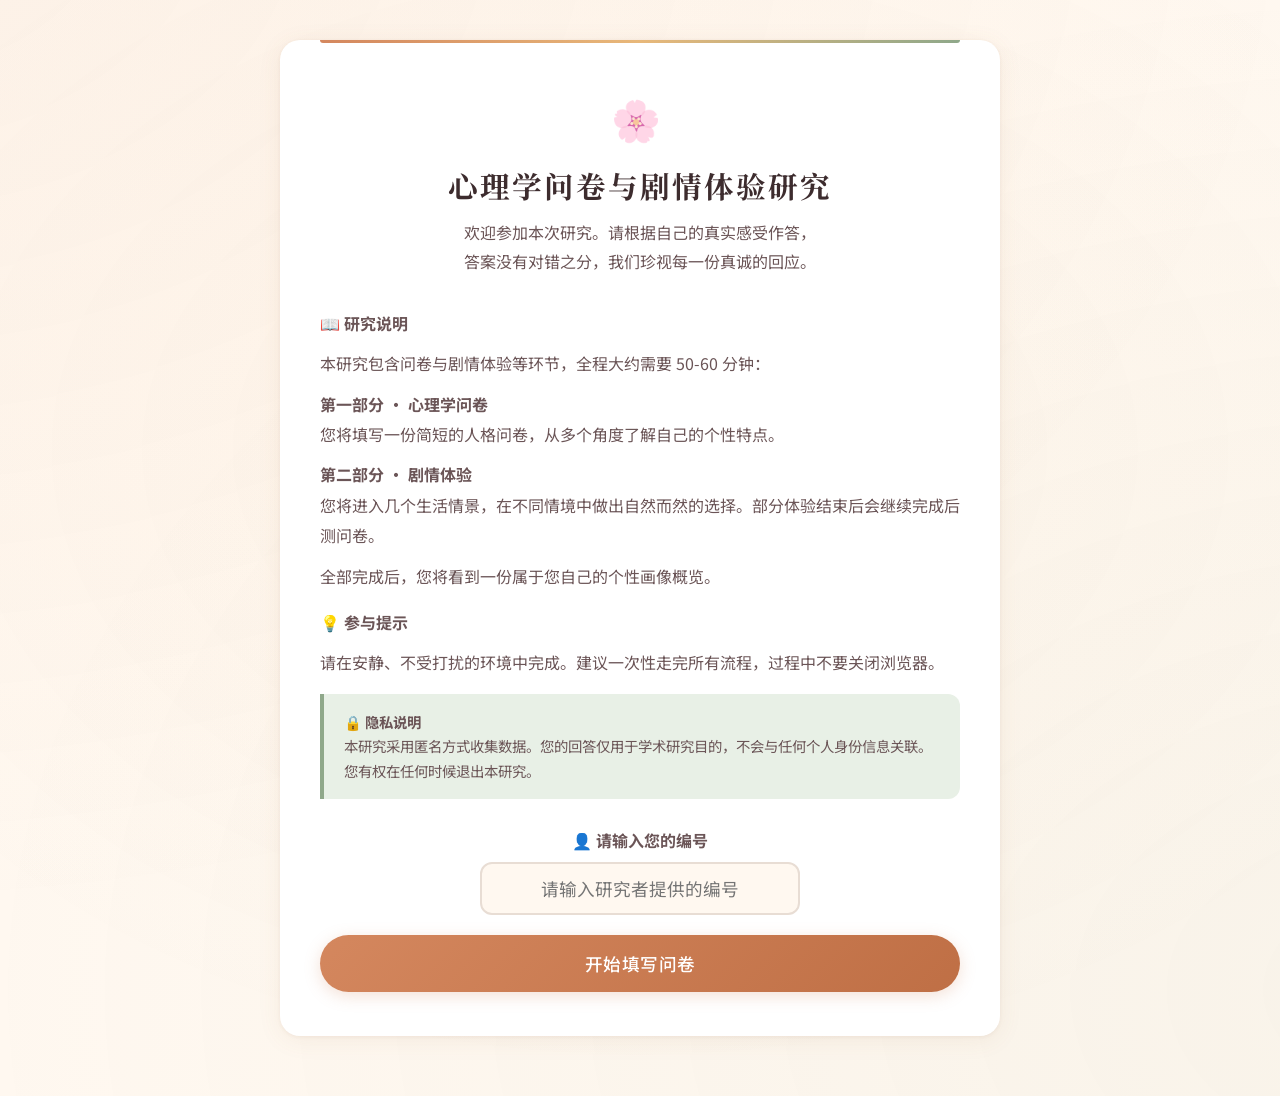
<file: index.html>
<!DOCTYPE html>
<html lang="zh-CN">
<head>
  <meta charset="UTF-8">
  <meta name="viewport" content="width=device-width, initial-scale=1.0">
  <title>心理学问卷与剧情体验研究</title>
  <link rel="stylesheet" href="css/style.css">
</head>
<body>
  <div class="container">
    <div class="card">
      <div class="welcome-ornament">🌸</div>
      <h1 class="study-title">心理学问卷与剧情体验研究</h1>
      <p class="study-subtitle">
        欢迎参加本次研究。请根据自己的真实感受作答，<br>
        答案没有对错之分，我们珍视每一份真诚的回应。
      </p>

      <div class="research-info">
        <p><strong>📖 研究说明</strong></p>
        <p>本研究包含问卷与剧情体验等环节，全程大约需要 50-60 分钟：</p>
        <p>
          <strong>第一部分 · 心理学问卷</strong><br>
          您将填写一份简短的人格问卷，从多个角度了解自己的个性特点。
        </p>
        <p>
          <strong>第二部分 · 剧情体验</strong><br>
          您将进入几个生活情景，在不同情境中做出自然而然的选择。部分体验结束后会继续完成后测问卷。
        </p>
        <p>全部完成后，您将看到一份属于您自己的个性画像概览。</p>
      </div>

      <div class="research-info">
        <p><strong>💡 参与提示</strong></p>
        <p>请在安静、不受打扰的环境中完成。建议一次性走完所有流程，过程中不要关闭浏览器。</p>
      </div>

      <div class="privacy-note">
        <strong>🔒 隐私说明</strong><br>
        本研究采用匿名方式收集数据。您的回答仅用于学术研究目的，不会与任何个人身份信息关联。您有权在任何时候退出本研究。
      </div>

      <div class="participant-id-section">
        <label for="participantIdInput"><strong>👤 请输入您的编号</strong></label>
        <input id="participantIdInput" class="form-input participant-id-input" type="text" placeholder="请输入研究者提供的编号" autocomplete="off" required>
      </div>

      <button id="startStudyBtn" class="btn btn-primary btn-block btn-lg" onclick="startStudy()">
        开始填写问卷
      </button>
    </div>
  </div>

  <script src="js/config.js"></script>
  <script src="js/apiClient.js"></script>
  <script src="js/mockData.js"></script>
  <script src="js/storage.js?v=20260618-start-timeout"></script>
  <script src="js/scoring.js"></script>
  <script src="js/app.js"></script>
  <script>
    var startStudyInProgress = false;

    function setStartStudyBusy(isBusy) {
      var startButton = document.getElementById('startStudyBtn');
      if (!startButton) return;
      startButton.disabled = isBusy;
      startButton.textContent = isBusy ? '正在进入...' : '开始填写问卷';
    }

    function stopStartStudyAttempt() {
      startStudyInProgress = false;
      setStartStudyBusy(false);
    }

    async function startStudy() {
      if (startStudyInProgress) return;

      var input = document.getElementById('participantIdInput');
      var customId = input ? input.value.trim() : '';
      var participantData = typeof getParticipantData === 'function' ? getParticipantData() : {};
      var hasExistingBackendParticipant = participantData && participantData.participant_id && hasBackendSession();
      if (!customId && !hasExistingBackendParticipant) {
        alert('请先输入您的编号，再开始填写问卷。');
        if (input && typeof input.focus === 'function') input.focus();
        return;
      }

      startStudyInProgress = true;
      setStartStudyBusy(true);

      try {
        var sessionResult = await startParticipantSession(customId || participantData.external_id, { forceNew: true });
        if (sessionResult && typeof sessionResult === 'object') {
          if (sessionResult.status === 'already_completed') {
            alert('该编号已完成，不能重复填写。如需重测，请联系研究者使用新的编号。');
            stopStartStudyAttempt();
            return;
          }
          if (sessionResult.status === 'resume_available') {
            var shouldResume = confirm('检测到该编号有未完成作答。\n\n点击“确定”继续之前的作答；点击“取消”可以选择重新开始。');
            if (shouldResume) {
              sessionResult = await startParticipantSession(customId, { forceNew: true, action: 'resume' });
            } else {
              var shouldRestart = confirm('确定要重新开始吗？之前未完成的记录会标记为 abandoned，不会再用于本次作答。');
              if (!shouldRestart) {
                stopStartStudyAttempt();
                return;
              }
              sessionResult = await startParticipantSession(customId, { forceNew: true, action: 'restart' });
            }
          }
          if (sessionResult && typeof sessionResult === 'object' && sessionResult.status === 'already_completed') {
            alert('该编号已完成，不能重复填写。如需重测，请联系研究者使用新的编号。');
            stopStartStudyAttempt();
            return;
          }
        }
        if (!hasBackendSession()) {
          alert('后端连接失败，当前作答不会进入阿里云后台。请稍后重试，或先检查后端 API 是否可用。');
          stopStartStudyAttempt();
          return;
        }
        await navigateToCurrentFlowOrFallback('questionnaire.html');
      } catch (e) {
        console.error('[index] 启动实验失败:', e);
        alert('启动失败，请检查网络后重试。');
        stopStartStudyAttempt();
      }
    }
  </script>
</body>
</html>
</file>
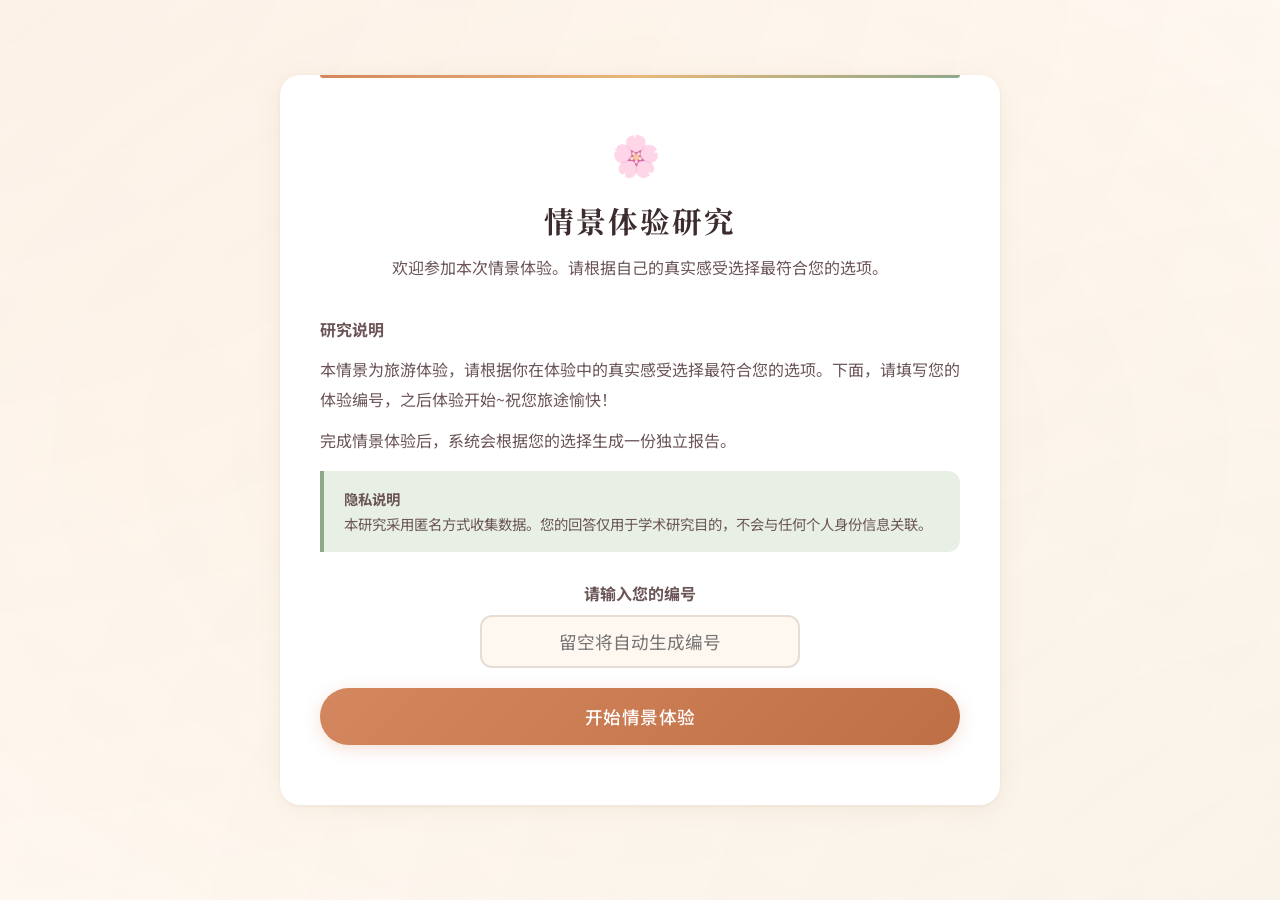
<file: scenario_only/index.html>
<!DOCTYPE html>
<html lang="zh-CN">
<head>
  <meta charset="UTF-8">
  <meta name="viewport" content="width=device-width, initial-scale=1.0">
  <title>情景体验研究</title>
  <link rel="stylesheet" href="css/style.css">
</head>
<body>
  <div class="container">
    <div class="card">
      <div class="welcome-ornament">🌸</div>
      <h1 class="study-title">情景体验研究</h1>
      <p class="study-subtitle">
        欢迎参加本次情景体验。请根据自己的真实感受选择最符合您的选项。
      </p>

      <div class="research-info">
        <p><strong>研究说明</strong></p>
        <p>本情景为旅游体验，请根据你在体验中的真实感受选择最符合您的选项。下面，请填写您的体验编号，之后体验开始~祝您旅途愉快！</p>
        <p>完成情景体验后，系统会根据您的选择生成一份独立报告。</p>
      </div>

      <div class="privacy-note">
        <strong>隐私说明</strong><br>
        本研究采用匿名方式收集数据。您的回答仅用于学术研究目的，不会与任何个人身份信息关联。
      </div>

      <div class="participant-id-section">
        <label for="participantIdInput"><strong>请输入您的编号</strong></label>
        <input id="participantIdInput" class="form-input participant-id-input" type="text" placeholder="留空将自动生成编号" autocomplete="off">
      </div>

      <button class="btn btn-primary btn-block btn-lg" onclick="startScenarioOnly()">
        开始情景体验
      </button>

      <div id="participantIdDisplay" class="participant-id-display"></div>
    </div>
  </div>

  <script src="js/config.js"></script>
  <script src="js/apiClient.js"></script>
  <script src="js/mockData.js"></script>
  <script src="js/storage.js"></script>
  <script src="js/scoring.js"></script>
  <script src="js/app.js"></script>
  <script>
    const SCENARIO_ONLY_GAME_KEY = 'game_a';

    function getScenarioOnlyGameKey() {
      return normalizeGameKey(getQueryParam('game') || SCENARIO_ONLY_GAME_KEY);
    }

    async function startScenarioOnly() {
      var customId = document.getElementById('participantIdInput') ? document.getElementById('participantIdInput').value.trim() : '';
      await startParticipantSession(customId || undefined, { forceNew: true });
      if (!hasBackendSession()) {
        alert('后端连接失败，当前作答不会进入阿里云后台。请稍后重试，或先检查后端 API 是否可用。');
        return;
      }
      localStorage.setItem('scenario_only_game_key', JSON.stringify(getScenarioOnlyGameKey()));
      navigateTo('game.html?game=' + encodeURIComponent(getScenarioOnlyGameKey()));
    }

    document.addEventListener('DOMContentLoaded', function () {
      var pid = localStorage.getItem('participant_id');
      if (pid) {
        var display = document.getElementById('participantIdDisplay');
        if (display) {
          display.textContent = '参与者编号：' + (getParticipantLabel() || JSON.parse(pid));
        }
      }
    });
  </script>
</body>
</html>
</file>
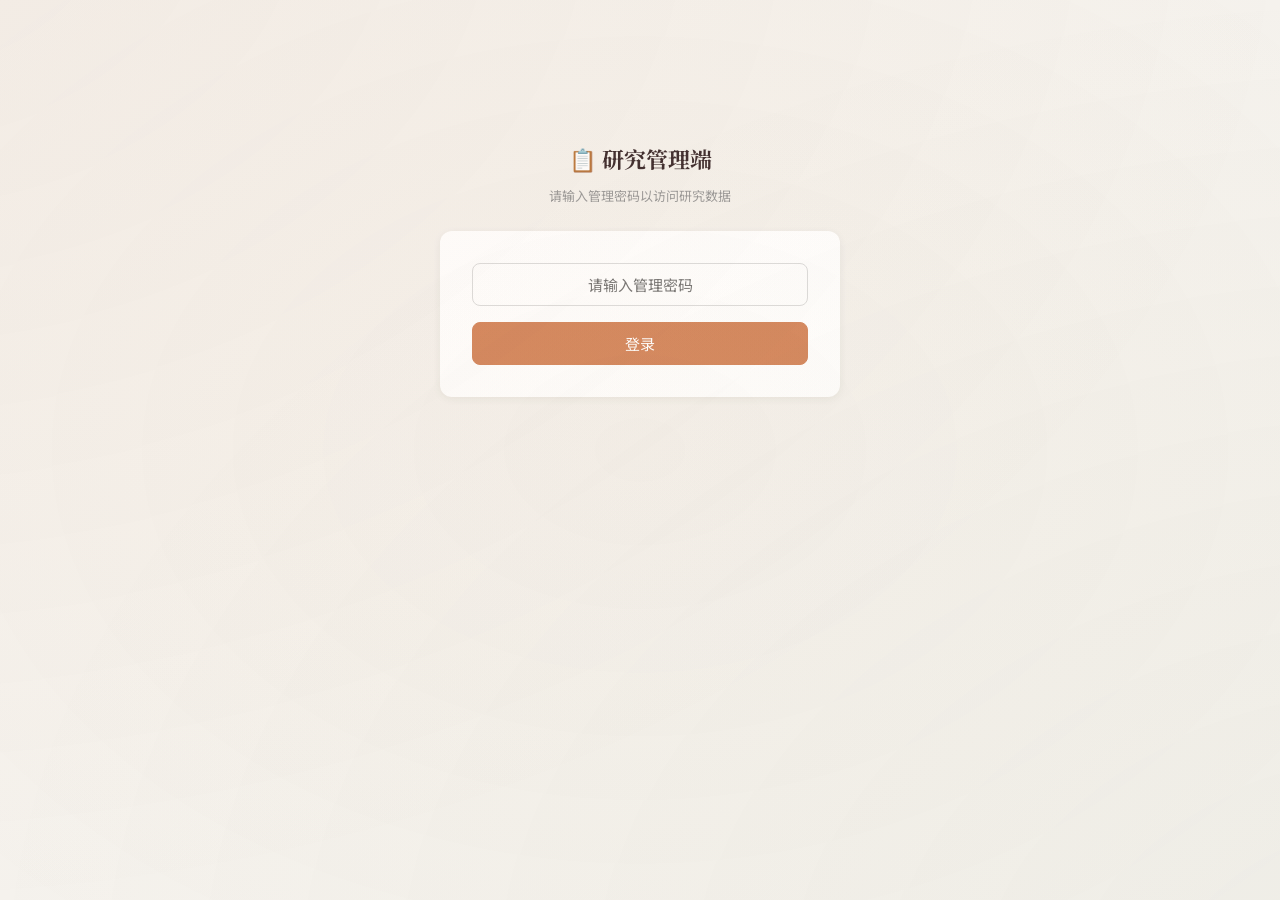
<file: admin.html>
<!DOCTYPE html>
<html lang="zh-CN">
<head>
  <meta charset="UTF-8">
  <meta name="viewport" content="width=device-width, initial-scale=1.0">
  <title>研究管理端</title>
  <link rel="stylesheet" href="css/style.css">
  <style>
    /* Admin panel — clean, professional, reading-friendly */
    .admin-body {
      background: #f5f2ed;
      min-height: 100vh;
      font-family: 'Noto Sans SC', 'PingFang SC', 'Microsoft YaHei', sans-serif;
      color: #2c2c2c;
    }

    .admin-container {
      max-width: 1200px;
      margin: 0 auto;
      padding: 20px;
    }

    .admin-header {
      display: flex;
      justify-content: space-between;
      align-items: center;
      padding: 16px 24px;
      background: #fff;
      border-radius: 12px;
      box-shadow: 0 1px 3px rgba(0,0,0,0.06);
      margin-bottom: 20px;
    }

    .admin-header h1 {
      font-family: 'Noto Serif SC', serif;
      font-size: 20px;
      color: #3d2c2e;
      margin: 0;
    }

    .admin-header .subtitle {
      font-size: 12px;
      color: #999;
    }

    .admin-nav {
      display: flex;
      gap: 4px;
      background: #fff;
      border-radius: 12px;
      padding: 4px;
      box-shadow: 0 1px 3px rgba(0,0,0,0.06);
      margin-bottom: 20px;
      flex-wrap: wrap;
    }

    .admin-nav-btn {
      padding: 8px 16px;
      border: none;
      border-radius: 8px;
      background: transparent;
      color: #666;
      font-size: 13px;
      cursor: pointer;
      transition: all 0.2s;
      font-family: inherit;
    }

    .admin-nav-btn:hover {
      background: #f0ece6;
      color: #3d2c2e;
    }

    .admin-nav-btn.active {
      background: #d4875e;
      color: #fff;
    }

    .admin-logout-btn {
      padding: 6px 14px;
      border: 1px solid #ddd;
      border-radius: 8px;
      background: #fff;
      color: #999;
      font-size: 12px;
      cursor: pointer;
      font-family: inherit;
      transition: all 0.2s;
    }

    .admin-logout-btn:hover {
      border-color: #e74c3c;
      color: #e74c3c;
    }

    /* Sections */
    .admin-section {
      display: none;
    }

    .admin-section.active {
      display: block;
    }

    .admin-card {
      background: #fff;
      border-radius: 12px;
      padding: 20px;
      margin-bottom: 16px;
      box-shadow: 0 1px 3px rgba(0,0,0,0.06);
    }

    .admin-card h2 {
      font-size: 16px;
      font-weight: 600;
      margin-bottom: 16px;
      color: #3d2c2e;
    }

    .admin-card h3 {
      font-size: 14px;
      font-weight: 600;
      margin-bottom: 12px;
      color: #666;
    }

    /* Overview stats */
    .overview-grid {
      display: grid;
      grid-template-columns: repeat(auto-fit, minmax(160px, 1fr));
      gap: 12px;
    }

    .overview-stat {
      background: #faf8f5;
      border-radius: 10px;
      padding: 16px;
      text-align: center;
    }

    .overview-stat .num {
      font-size: 28px;
      font-weight: 700;
      color: #d4875e;
    }

    .overview-stat .label {
      font-size: 12px;
      color: #999;
      margin-top: 4px;
    }

    /* Tables */
    .admin-table-wrap {
      overflow-x: auto;
    }

    .admin-table {
      width: 100%;
      border-collapse: collapse;
      font-size: 13px;
    }

    .admin-table th {
      text-align: left;
      padding: 8px 10px;
      border-bottom: 2px solid #eee;
      color: #999;
      font-weight: 600;
      font-size: 11px;
      text-transform: uppercase;
      letter-spacing: 0.5px;
      white-space: nowrap;
    }

    .admin-table td {
      padding: 8px 10px;
      border-bottom: 1px solid #f0f0f0;
      vertical-align: top;
    }

    .admin-table tr:hover td {
      background: #faf8f5;
    }

    .admin-table .clickable {
      color: #d4875e;
      cursor: pointer;
      font-weight: 500;
    }

    .admin-table .clickable:hover {
      text-decoration: underline;
    }

    .status-badge {
      display: inline-block;
      padding: 2px 8px;
      border-radius: 10px;
      font-size: 11px;
    }
    .status-badge.completed { background: #e8f0e6; color: #5a7a55; }
    .status-badge.in_progress { background: #f5e8d0; color: #a08040; }
    .status-badge.abandoned { background: #f0e0e0; color: #a05555; }

    /* Forms */
    .admin-form-row {
      margin-bottom: 12px;
    }

    .admin-form-row label {
      display: block;
      font-size: 12px;
      color: #999;
      margin-bottom: 4px;
      font-weight: 500;
    }

    .admin-form-row .required::after {
      content: ' *';
      color: #e74c3c;
    }

    .admin-input, .admin-select, .admin-textarea {
      width: 100%;
      padding: 8px 12px;
      border: 1px solid #ddd;
      border-radius: 8px;
      font-size: 13px;
      font-family: inherit;
      transition: border-color 0.2s;
      background: #faf8f5;
    }

    .admin-input:focus, .admin-select:focus, .admin-textarea:focus {
      outline: none;
      border-color: #d4875e;
      background: #fff;
    }

    .admin-textarea {
      resize: vertical;
      min-height: 60px;
    }

    .admin-input-sm {
      width: 100px;
    }

    .admin-checkbox-label {
      display: flex;
      align-items: center;
      gap: 6px;
      font-size: 13px;
      cursor: pointer;
    }

    .admin-actions {
      display: flex;
      gap: 8px;
      margin-top: 16px;
      flex-wrap: wrap;
    }

    .admin-btn {
      padding: 8px 18px;
      border: 1px solid #ddd;
      border-radius: 8px;
      background: #fff;
      color: #555;
      font-size: 13px;
      cursor: pointer;
      font-family: inherit;
      transition: all 0.2s;
    }

    .admin-btn:hover {
      background: #f0ece6;
      border-color: #ccc;
    }

    .admin-btn.primary {
      background: #d4875e;
      color: #fff;
      border-color: #d4875e;
    }
    .admin-btn.primary:hover {
      background: #bf6f45;
    }

    .admin-btn.danger {
      border-color: #e8c0c0;
      color: #c0392b;
    }
    .admin-btn.danger:hover {
      background: #fdf0f0;
      border-color: #c0392b;
    }

    .admin-btn.success {
      background: #8fa88a;
      color: #fff;
      border-color: #8fa88a;
    }
    .admin-btn.success:hover {
      background: #7a9675;
    }

    .admin-btn.sm {
      padding: 4px 10px;
      font-size: 11px;
    }

    /* Login */
    .login-container {
      max-width: 400px;
      margin: 120px auto;
      text-align: center;
    }

    .login-container h1 {
      font-family: 'Noto Serif SC', serif;
      font-size: 22px;
      color: #3d2c2e;
      margin-bottom: 8px;
    }

    .login-container .subtitle {
      color: #999;
      font-size: 13px;
      margin-bottom: 24px;
    }

    .login-box {
      background: #fff;
      border-radius: 12px;
      padding: 32px;
      box-shadow: 0 2px 8px rgba(0,0,0,0.06);
    }

    .login-box input {
      width: 100%;
      padding: 10px 14px;
      border: 1px solid #ddd;
      border-radius: 8px;
      font-size: 15px;
      font-family: inherit;
      margin-bottom: 16px;
      text-align: center;
    }

    .login-box input:focus {
      outline: none;
      border-color: #d4875e;
    }

    .login-error {
      color: #e74c3c;
      font-size: 13px;
      margin-bottom: 12px;
      display: none;
    }

    /* Options sub-form */
    .options-sub-form {
      background: #faf8f5;
      border-radius: 8px;
      padding: 12px;
      margin-top: 8px;
    }

    .option-item {
      display: flex;
      gap: 8px;
      align-items: center;
      margin-bottom: 8px;
      padding: 8px;
      background: #fff;
      border-radius: 6px;
      border: 1px solid #eee;
    }

    .option-item .opt-fields {
      flex: 1;
      display: flex;
      gap: 8px;
      flex-wrap: wrap;
    }

    .option-item .opt-fields input {
      padding: 6px 10px;
      border: 1px solid #ddd;
      border-radius: 6px;
      font-size: 12px;
      font-family: inherit;
    }

    /* Detail view */
    .detail-section {
      margin-bottom: 20px;
    }

    .detail-section h3 {
      font-size: 14px;
      color: #666;
      margin-bottom: 10px;
      padding-bottom: 6px;
      border-bottom: 1px solid #eee;
    }

    .detail-kv {
      display: grid;
      grid-template-columns: auto 1fr;
      gap: 4px 20px;
      font-size: 13px;
    }

    .detail-kv .key {
      color: #999;
      white-space: nowrap;
    }

    .detail-kv .value {
      color: #555;
      word-break: break-all;
    }

    /* Export row */
    .export-grid {
      display: grid;
      grid-template-columns: repeat(auto-fill, minmax(200px, 1fr));
      gap: 8px;
    }

    .export-btn {
      display: flex;
      align-items: center;
      justify-content: center;
      gap: 6px;
      padding: 12px;
      background: #faf8f5;
      border: 1px solid #eee;
      border-radius: 8px;
      cursor: pointer;
      font-size: 12px;
      font-family: inherit;
      color: #666;
      transition: all 0.2s;
    }

    .export-btn:hover {
      background: #f0ece6;
      border-color: #d4875e;
      color: #d4875e;
    }

    .export-btn .ext {
      font-weight: 700;
    }

    /* Toast */
    .admin-toast {
      position: fixed;
      bottom: 24px;
      left: 50%;
      transform: translateX(-50%) translateY(80px);
      background: #333;
      color: #eee;
      padding: 10px 22px;
      border-radius: 8px;
      font-size: 13px;
      opacity: 0;
      transition: all 0.3s;
      z-index: 999;
      pointer-events: none;
    }

    .admin-toast.show {
      opacity: 1;
      transform: translateX(-50%) translateY(0);
    }

    /* Loading */
    .admin-loading {
      text-align: center;
      padding: 40px;
      color: #999;
      font-size: 14px;
    }

    /* Modal overlay for detail */
    .modal-overlay {
      position: fixed;
      top: 0; left: 0; right: 0; bottom: 0;
      background: rgba(0,0,0,0.4);
      z-index: 1000;
      display: none;
      align-items: center;
      justify-content: center;
      padding: 20px;
    }

    .modal-overlay.show {
      display: flex;
    }

    .modal-content {
      background: #fff;
      border-radius: 12px;
      max-width: 700px;
      width: 100%;
      max-height: 80vh;
      overflow-y: auto;
      padding: 24px;
      box-shadow: 0 4px 20px rgba(0,0,0,0.15);
    }

    .modal-content h2 {
      font-size: 16px;
      margin-bottom: 16px;
      font-family: 'Noto Serif SC', serif;
    }

    .modal-close {
      float: right;
      background: none;
      border: none;
      font-size: 20px;
      color: #999;
      cursor: pointer;
      padding: 0 4px;
    }

    .modal-close:hover {
      color: #333;
    }

    @media (max-width: 768px) {
      .admin-container { padding: 12px; }
      .admin-header { flex-direction: column; gap: 8px; text-align: center; }
      .admin-nav { justify-content: center; }
      .overview-grid { grid-template-columns: repeat(2, 1fr); }
      .modal-content { margin: 12px; padding: 16px; }
    }
  </style>
</head>
<body class="admin-body">
  <div id="adminApp" class="admin-container">
    <!-- Login -->
    <div id="loginSection" class="login-container">
      <h1>📋 研究管理端</h1>
      <p class="subtitle">请输入管理密码以访问研究数据</p>
      <div class="login-box">
        <div id="loginError" class="login-error">密码错误，请重试</div>
        <input id="adminPassword" type="password" placeholder="请输入管理密码" onkeydown="if(event.key==='Enter')adminLogin()">
        <button class="admin-btn primary" style="width:100%;padding:10px;font-size:15px;" onclick="adminLogin()">登录</button>
      </div>
    </div>

    <!-- Main App -->
    <div id="mainApp" style="display:none;">
      <!-- Header -->
      <div class="admin-header">
        <div>
          <h1>📋 研究管理端</h1>
          <div class="subtitle">心理学问卷 + 剧情游戏体验平台 · 数据管理</div>
        </div>
        <button class="admin-logout-btn" onclick="adminLogout()">退出登录</button>
      </div>

      <!-- Nav -->
      <div class="admin-nav" id="adminNav">
        <button class="admin-nav-btn active" onclick="switchAdminTab('overview')">概览</button>
        <button class="admin-nav-btn" onclick="switchAdminTab('questionnaire')">问卷题目</button>
        <button class="admin-nav-btn" onclick="switchAdminTab('scenes')">剧情情景</button>
        <button class="admin-nav-btn" onclick="switchAdminTab('dimensions')">维度管理</button>
        <button class="admin-nav-btn" onclick="switchAdminTab('participants')">被试数据</button>
        <button class="admin-nav-btn" onclick="switchAdminTab('export')">数据导出</button>
      </div>

      <!-- Tab: Overview -->
      <div id="tabOverview" class="admin-section active">
        <div class="admin-card">
          <h2>概览</h2>
          <div class="overview-grid" id="overviewStats">
            <div class="admin-loading">加载中...</div>
          </div>
        </div>
      </div>

      <!-- Tab: Questionnaire -->
      <div id="tabQuestionnaire" class="admin-section">
        <div class="admin-card">
          <div style="display:flex;justify-content:space-between;align-items:center;margin-bottom:12px;gap:12px;flex-wrap:wrap;">
            <h2>问卷指导语</h2>
            <button class="admin-btn primary sm" onclick="adminSaveQuestionnaireSettings()">保存指导语</button>
          </div>
          <div class="admin-form-row">
            <label>问卷标题</label>
            <input id="qs_title" class="admin-input" placeholder="心理学问卷">
          </div>
          <div class="admin-form-row">
            <label>指导语文本</label>
            <textarea id="qs_intro_text" class="admin-textarea" rows="5" placeholder="请输入被试进入问卷前看到的说明文字"></textarea>
          </div>
          <div style="display:grid;grid-template-columns:1fr 1fr;gap:12px;">
            <div>
              <label>开始按钮文字</label>
              <input id="qs_start_button_text" class="admin-input" placeholder="开始作答">
            </div>
            <div>
              <label>问卷完成提示</label>
              <input id="qs_completion_text" class="admin-input" placeholder="问卷已提交，非常感谢您的耐心作答！">
            </div>
          </div>
        </div>

        <div class="admin-card">
          <div style="display:flex;justify-content:space-between;align-items:center;margin-bottom:12px;gap:12px;flex-wrap:wrap;">
            <h2>题前指导语组</h2>
            <button class="admin-btn primary sm" onclick="showInstructionForm(null)">+ 新增指导语组</button>
          </div>
          <div class="admin-table-wrap">
            <table class="admin-table">
              <thead><tr>
                <th>ID</th><th>标题</th><th>适用题目</th><th>状态</th><th>操作</th>
              </tr></thead>
              <tbody id="instructionTableBody">
                <tr><td colspan="5" class="admin-loading">加载中...</td></tr>
              </tbody>
            </table>
          </div>
        </div>

        <div id="instructionForm" class="admin-card" style="display:none;">
          <h2 id="instructionFormTitle">新增指导语组</h2>
          <div class="admin-form-row">
            <label class="required">指导语组 ID</label>
            <input id="qif_id" class="admin-input admin-input-sm" placeholder="instruction_001">
          </div>
          <div class="admin-form-row">
            <label>标题（可选）</label>
            <input id="qif_title" class="admin-input" placeholder="例如：请阅读以下情境说明">
          </div>
          <div class="admin-form-row">
            <label class="required">指导语文本</label>
            <textarea id="qif_text" class="admin-textarea" rows="5" placeholder="这段文字会显示在你指定的题目前面"></textarea>
          </div>
          <div class="admin-form-row">
            <label class="required">适用题号</label>
            <textarea id="qif_question_ids" class="admin-textarea" rows="3" placeholder="每行一个题号，例如：&#10;q_001&#10;q_002&#10;q_003"></textarea>
          </div>
          <div style="display:flex;gap:16px;flex-wrap:wrap;">
            <label class="admin-checkbox-label"><input id="qif_active" type="checkbox" checked> 启用</label>
          </div>
          <div class="admin-actions">
            <button class="admin-btn primary" onclick="adminSaveInstructionBlock()">保存</button>
            <button class="admin-btn" onclick="cancelInstructionForm()">取消</button>
          </div>
        </div>

        <div class="admin-card">
          <div style="display:flex;justify-content:space-between;align-items:center;margin-bottom:12px;gap:12px;flex-wrap:wrap;">
            <h2>问卷题目管理</h2>
            <div style="display:flex;gap:8px;align-items:center;flex-wrap:wrap;">
              <label class="admin-checkbox-label"><input id="showDeletedQuestions" type="checkbox" onchange="loadQuestionnaire()"> 显示已删除</label>
              <button class="admin-btn primary sm" onclick="showQuestionForm(null)">+ 新增题目</button>
            </div>
          </div>
          <div class="admin-table-wrap">
            <table class="admin-table">
              <thead><tr>
                <th>页</th><th>顺序</th><th>题号</th><th>题目</th><th>维度</th><th>类型</th><th>必答</th><th>反向</th><th>状态</th><th>操作</th>
              </tr></thead>
              <tbody id="questionnaireTableBody">
                <tr><td colspan="10" class="admin-loading">加载中...</td></tr>
              </tbody>
            </table>
          </div>
        </div>
        <!-- Question form -->
        <div id="questionForm" class="admin-card" style="display:none;">
          <h2 id="questionFormTitle">新增题目</h2>
          <div class="admin-form-row">
            <label class="required">question_id</label>
            <input id="qf_id" class="admin-input admin-input-sm" placeholder="q_004">
          </div>
          <div class="admin-form-row">
            <label class="required">题目文本</label>
            <textarea id="qf_text" class="admin-textarea" rows="2"></textarea>
          </div>
          <div class="admin-form-row">
            <label>题目图片 URL/路径</label>
            <input id="qf_image_url" class="admin-input" placeholder="https://... 或 assets/images/xxx.jpg">
          </div>
          <div class="admin-form-row">
            <label>题型</label>
            <select id="qf_type" class="admin-select" style="width:auto;">
              <option value="likert">likert</option>
              <option value="single_choice">single_choice（单选，一行一个选项）</option>
              <option value="multiple_choice">multiple_choice（兼容旧数据，按单选显示）</option>
              <option value="text_input">text_input（填空题）</option>
            </select>
          </div>
          <div style="display:flex;gap:16px;flex-wrap:wrap;">
            <label class="admin-checkbox-label"><input id="qf_required" type="checkbox" checked> 必答</label>
            <label class="admin-checkbox-label"><input id="qf_reverse" type="checkbox"> 反向计分</label>
            <label class="admin-checkbox-label"><input id="qf_active" type="checkbox" checked> 启用</label>
          </div>
          <div style="display:flex;gap:12px;flex-wrap:wrap;margin-top:8px;">
            <div style="flex:1;">
              <label>scale_min</label>
              <input id="qf_scale_min" class="admin-input admin-input-sm" value="1" type="number">
            </div>
            <div style="flex:1;">
              <label>scale_max</label>
              <input id="qf_scale_max" class="admin-input admin-input-sm" value="5" type="number">
            </div>
            <div style="flex:2;">
              <label>display_order</label>
              <input id="qf_order" class="admin-input admin-input-sm" value="1" type="number">
            </div>
            <div style="flex:1;">
              <label>page（页码）</label>
              <input id="qf_page" class="admin-input admin-input-sm" value="1" min="1" type="number">
            </div>
          </div>
          <!-- Dimension -->
          <div class="admin-form-row">
            <label>维度</label>
            <select id="qf_dim_code" class="admin-select" onchange="adminFillDimensionFields('qf_', this.value)"></select>
          </div>
          <div style="display:grid;grid-template-columns:1fr 1fr;gap:8px;">
            <div><label>dimension_name</label><input id="qf_dim_name" class="admin-input" readonly></div>
            <div><label>dimension_code</label><input id="qf_dim_code_display" class="admin-input" readonly></div>
            <div><label>parent_dimension</label><input id="qf_parent_name" class="admin-input" readonly></div>
            <div><label>parent_dimension_code</label><input id="qf_parent_code" class="admin-input" readonly></div>
            <div><label>facet_name</label><input id="qf_facet_name" class="admin-input" readonly></div>
            <div><label>facet_code</label><input id="qf_facet_code" class="admin-input" readonly></div>
          </div>
          <!-- Options -->
          <div class="admin-form-row">
            <label>选项设置</label>
            <div id="qf_options" class="options-sub-form"></div>
            <button class="admin-btn sm" style="margin-top:6px;" onclick="adminAddOption('qf_')">+ 添加选项</button>
          </div>
          <div class="admin-form-row">
            <label>研究者备注</label>
            <input id="qf_note" class="admin-input" placeholder="（仅研究者可见）">
          </div>
          <div class="admin-actions">
            <button class="admin-btn primary" onclick="adminSaveQuestion()">保存</button>
            <button class="admin-btn" onclick="cancelQuestionForm()">取消</button>
          </div>
        </div>
      </div>

      <!-- Tab: Scenes -->
      <div id="tabScenes" class="admin-section">
        <div class="admin-card">
          <div style="display:flex;justify-content:space-between;align-items:center;margin-bottom:12px;">
            <h2>剧情情景管理</h2>
            <button class="admin-btn primary sm" onclick="showSceneForm(null)">+ 新增情景</button>
          </div>
          <div class="admin-table-wrap">
            <table class="admin-table">
              <thead><tr>
                <th>ID</th><th>所属游戏</th><th>标题</th><th>顺序</th><th>维度</th><th>反向</th><th>选项数</th><th>状态</th><th>操作</th>
              </tr></thead>
              <tbody id="sceneTableBody">
                <tr><td colspan="9" class="admin-loading">加载中...</td></tr>
              </tbody>
            </table>
          </div>
        </div>
        <!-- Scene form -->
        <div id="sceneForm" class="admin-card" style="display:none;">
          <h2 id="sceneFormTitle">新增情景</h2>
          <div style="display:flex;gap:12px;flex-wrap:wrap;">
            <div style="flex:1;">
              <label class="required">scene_id</label>
              <input id="sf_id" class="admin-input" placeholder="scene_004">
            </div>
            <div style="flex:1;">
              <label>scene_title</label>
              <input id="sf_title" class="admin-input" placeholder="情景标题">
            </div>
            <div style="width:170px;">
              <label>所属游戏</label>
              <select id="sf_game_key" class="admin-select" onchange="syncSceneGameTitle()">
                <option value="game_a">情景游戏A</option>
                <option value="game_b">情景游戏B</option>
              </select>
            </div>
            <div style="width:80px;">
              <label>顺序</label>
              <input id="sf_order" class="admin-input" value="1" type="number">
            </div>
          </div>
          <div class="admin-form-row">
            <label>game_title（被试看见的情景游戏名称）</label>
            <input id="sf_game_title" class="admin-input" placeholder="例：情景游戏A">
          </div>
          <div class="admin-form-row">
            <label>scene_text（剧情正文）</label>
            <textarea id="sf_text" class="admin-textarea" rows="3"></textarea>
          </div>
          <div class="admin-form-row">
            <label>question_text（问句）</label>
            <textarea id="sf_question_text" class="admin-textarea" rows="2"></textarea>
          </div>
          <div style="display:flex;gap:16px;flex-wrap:wrap;">
            <label class="admin-checkbox-label"><input id="sf_reverse" type="checkbox"> 反向计分</label>
            <label class="admin-checkbox-label"><input id="sf_active" type="checkbox" checked> 启用</label>
          </div>
          <div class="admin-form-row">
            <label>背景图片 URL</label>
            <input id="sf_bg" class="admin-input" placeholder="assets/images/xxx.jpg">
          </div>
          <div class="admin-form-row">
            <label>display_order</label>
            <input id="sf_display_order" class="admin-input admin-input-sm" value="1" type="number">
          </div>
          <!-- Dimension -->
          <div class="admin-form-row">
            <label>维度</label>
            <select id="sf_dim_code" class="admin-select" onchange="adminFillDimensionFields('sf_', this.value)"></select>
          </div>
          <div style="display:grid;grid-template-columns:1fr 1fr;gap:8px;">
            <div><label>dimension_name</label><input id="sf_dim_name" class="admin-input" readonly></div>
            <div><label>dimension_code</label><input id="sf_dim_code_display" class="admin-input" readonly></div>
            <div><label>parent_dimension</label><input id="sf_parent_name" class="admin-input" readonly></div>
            <div><label>parent_dimension_code</label><input id="sf_parent_code" class="admin-input" readonly></div>
            <div><label>facet_name</label><input id="sf_facet_name" class="admin-input" readonly></div>
            <div><label>facet_code</label><input id="sf_facet_code" class="admin-input" readonly></div>
          </div>
          <!-- Options -->
          <div class="admin-form-row">
            <label>选项设置</label>
            <div id="sf_options" class="options-sub-form"></div>
            <button class="admin-btn sm" style="margin-top:6px;" onclick="adminAddOption('sf_')">+ 添加选项</button>
          </div>
          <div class="admin-form-row">
            <label>研究者备注</label>
            <input id="sf_note" class="admin-input" placeholder="（仅研究者可见）">
          </div>
          <div class="admin-actions">
            <button class="admin-btn primary" onclick="adminSaveScene()">保存</button>
            <button class="admin-btn" onclick="cancelSceneForm()">取消</button>
          </div>
        </div>
      </div>

      <!-- Tab: Dimensions -->
      <div id="tabDimensions" class="admin-section">
        <div class="admin-card">
          <div style="display:flex;justify-content:space-between;align-items:center;margin-bottom:12px;">
            <h2>维度管理</h2>
            <button class="admin-btn primary sm" onclick="showDimForm(null)">+ 新增维度</button>
          </div>
          <div class="admin-table-wrap">
            <table class="admin-table">
              <thead><tr>
                <th>维度名称</th><th>编码</th><th>一级维度</th><th>facet</th><th>状态</th><th>操作</th>
              </tr></thead>
              <tbody id="dimTableBody">
                <tr><td colspan="6" class="admin-loading">加载中...</td></tr>
              </tbody>
            </table>
          </div>
        </div>
        <!-- Dimension form -->
        <div id="dimForm" class="admin-card" style="display:none;">
          <h2 id="dimFormTitle">新增维度</h2>
          <div style="display:grid;grid-template-columns:1fr 1fr;gap:8px;">
            <div><label class="required">dimension_code</label><input id="df_code" class="admin-input" placeholder="例：openness_aesthetic"></div>
            <div><label class="required">dimension_name</label><input id="df_name" class="admin-input" placeholder="例：开放性-审美"></div>
            <div><label>parent_dimension</label><input id="df_parent_name" class="admin-input" placeholder="例：开放性"></div>
            <div><label>parent_dimension_code</label><input id="df_parent_code" class="admin-input" placeholder="例：openness"></div>
            <div><label>facet_name</label><input id="df_facet_name" class="admin-input" placeholder="例：审美"></div>
            <div><label>facet_code</label><input id="df_facet_code" class="admin-input" placeholder="例：aesthetic"></div>
          </div>
          <div class="admin-form-row">
            <label>dimension_description</label>
            <textarea id="df_desc" class="admin-textarea" rows="2"></textarea>
          </div>
          <div>
            <label class="admin-checkbox-label"><input id="df_active" type="checkbox" checked> 启用</label>
          </div>
          <div class="admin-actions">
            <button class="admin-btn primary" onclick="adminSaveDimension()">保存</button>
            <button class="admin-btn" onclick="cancelDimForm()">取消</button>
          </div>
        </div>
      </div>

      <!-- Tab: Participants -->
      <div id="tabParticipants" class="admin-section">
        <div class="admin-card">
          <div style="display:flex;justify-content:space-between;align-items:center;margin-bottom:12px;">
            <h2>被试数据</h2>
            <div>
              <select id="participantFilter" class="admin-select" style="width:auto;" onchange="loadParticipants()">
                <option value="">全部状态</option>
                <option value="in_progress">进行中</option>
                <option value="questionnaire_completed">问卷完成</option>
                <option value="game_completed">游戏完成</option>
                <option value="completed">全部完成</option>
                <option value="abandoned">已放弃</option>
              </select>
            </div>
          </div>
          <div class="admin-table-wrap">
            <table class="admin-table">
              <thead><tr>
                <th>系统编号</th><th>输入编号</th><th>participant_id</th><th>参与时间</th><th>状态</th><th>作答数</th><th>用时(秒)</th><th>操作</th>
              </tr></thead>
              <tbody id="participantTableBody">
                <tr><td colspan="8" class="admin-loading">加载中...</td></tr>
              </tbody>
            </table>
          </div>
        </div>
      </div>

      <!-- Tab: Export -->
      <div id="tabExport" class="admin-section">
        <div class="admin-card">
          <h2>数据导出</h2>
          <p style="font-size:13px;color:#999;margin-bottom:16px;">点击按钮下载对应数据文件。</p>
          <div class="export-grid" id="exportButtons"></div>
        </div>
      </div>
    </div>
  </div>

  <!-- Modal -->
  <div id="detailModal" class="modal-overlay" onclick="if(event.target===this)closeModal()">
    <div class="modal-content">
      <button class="modal-close" onclick="closeModal()">✕</button>
      <h2 id="modalTitle">被试详情</h2>
      <div id="modalBody"></div>
    </div>
  </div>

  <div class="admin-toast" id="adminToast"></div>

  <script src="js/config.js"></script>
  <script src="js/apiClient.js"></script>
  <script src="js/admin.js"></script>
</body>
</html>
</file>
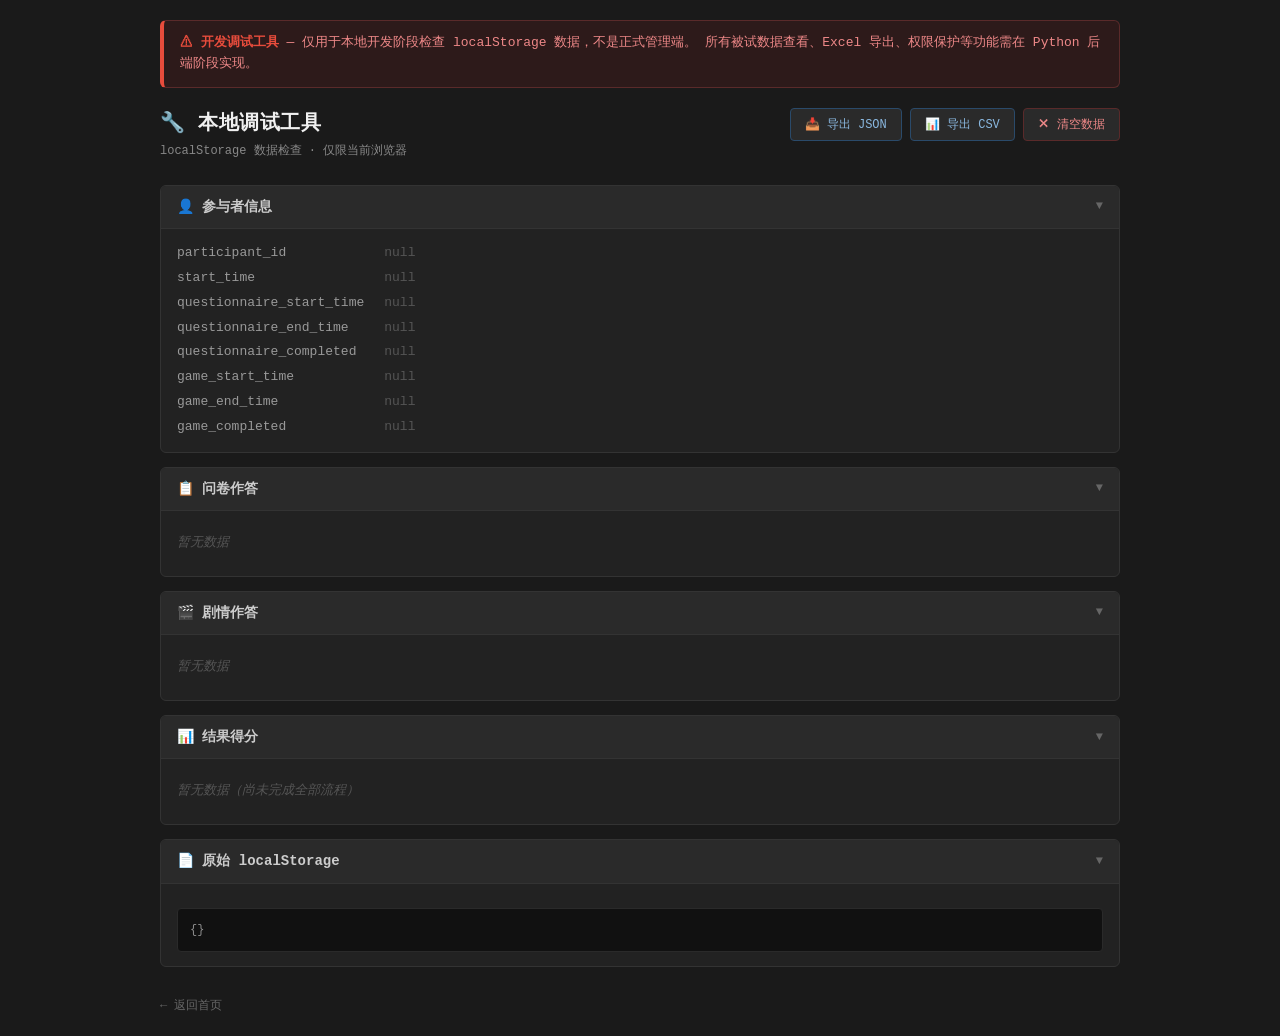
<file: debug.html>
<!DOCTYPE html>
<html lang="zh-CN">
<head>
  <meta charset="UTF-8">
  <meta name="viewport" content="width=device-width, initial-scale=1.0">
  <title>本地调试工具</title>
  <style>
    * { margin: 0; padding: 0; box-sizing: border-box; }

    body {
      background: #1a1a1a;
      color: #e0e0e0;
      font-family: 'SF Mono', 'Cascadia Code', 'JetBrains Mono', 'Consolas', monospace;
      font-size: 14px;
      line-height: 1.6;
      padding: 20px;
      min-height: 100vh;
    }

    .debug-container {
      max-width: 960px;
      margin: 0 auto;
    }

    /* Warning banner */
    .debug-warning {
      background: #2d1a1a;
      border: 1px solid #5a2a2a;
      border-left: 4px solid #e74c3c;
      padding: 12px 16px;
      border-radius: 6px;
      margin-bottom: 20px;
      font-size: 13px;
      color: #e88;
    }

    .debug-warning strong {
      color: #e74c3c;
    }

    /* Header */
    .debug-header {
      display: flex;
      justify-content: space-between;
      align-items: flex-start;
      margin-bottom: 24px;
      flex-wrap: wrap;
      gap: 12px;
    }

    .debug-header h1 {
      font-size: 20px;
      font-weight: 600;
      color: #f0f0f0;
      letter-spacing: 0.5px;
    }

    .debug-header .subtitle {
      font-size: 12px;
      color: #888;
      margin-top: 2px;
    }

    .debug-actions {
      display: flex;
      gap: 8px;
      flex-wrap: wrap;
    }

    /* Section */
    .debug-section {
      background: #222;
      border: 1px solid #333;
      border-radius: 6px;
      margin-bottom: 14px;
      overflow: hidden;
    }

    .debug-section-header {
      display: flex;
      justify-content: space-between;
      align-items: center;
      padding: 10px 16px;
      background: #2a2a2a;
      border-bottom: 1px solid #333;
      cursor: pointer;
      user-select: none;
    }

    .debug-section-header h2 {
      font-size: 14px;
      font-weight: 600;
      color: #ccc;
    }

    .debug-section-header .toggle-icon {
      color: #666;
      font-size: 12px;
      transition: transform 0.2s;
    }

    .debug-section-header .toggle-icon.collapsed {
      transform: rotate(-90deg);
    }

    .debug-section-body {
      padding: 14px 16px;
      overflow-x: auto;
    }

    .debug-section-body.hidden {
      display: none;
    }

    /* Data table */
    .debug-table {
      width: 100%;
      border-collapse: collapse;
      font-size: 13px;
    }

    .debug-table th {
      text-align: left;
      padding: 6px 10px;
      border-bottom: 2px solid #333;
      color: #999;
      font-weight: 500;
      font-size: 11px;
      text-transform: uppercase;
      letter-spacing: 0.5px;
    }

    .debug-table td {
      padding: 6px 10px;
      border-bottom: 1px solid #2a2a2a;
      vertical-align: top;
    }

    .debug-table tr:hover td {
      background: #252525;
    }

    .debug-table .dim-label {
      color: #7ab8e0;
    }

    .debug-table .dim-desc {
      font-size: 11px;
      color: #777;
      display: block;
      margin-top: 1px;
    }

    .debug-table .overall-row td {
      background: #1a2a1a;
      font-weight: 600;
      color: #8d8;
    }

    /* Key-value list */
    .debug-kv {
      display: grid;
      grid-template-columns: auto 1fr;
      gap: 4px 20px;
      font-size: 13px;
    }

    .debug-kv .key {
      color: #999;
      white-space: nowrap;
    }

    .debug-kv .value {
      color: #ccc;
      word-break: break-all;
    }

    .debug-kv .value.empty {
      color: #555;
      font-style: italic;
    }

    .debug-kv .value.null {
      color: #555;
    }

    /* Raw JSON */
    .debug-raw {
      background: #111;
      border: 1px solid #2a2a2a;
      border-radius: 4px;
      padding: 12px;
      font-size: 12px;
      line-height: 1.5;
      overflow-x: auto;
      white-space: pre-wrap;
      color: #8d8d8d;
      margin-top: 10px;
      max-height: 400px;
      overflow-y: auto;
    }

    /* Empty state */
    .debug-empty {
      color: #555;
      font-style: italic;
      font-size: 13px;
      padding: 8px 0;
    }

    /* Buttons */
    .btn-debug {
      display: inline-flex;
      align-items: center;
      gap: 5px;
      padding: 7px 14px;
      font-size: 12px;
      font-family: inherit;
      border: 1px solid #444;
      border-radius: 4px;
      cursor: pointer;
      background: #2a2a2a;
      color: #ccc;
      transition: all 0.15s;
      text-decoration: none;
    }

    .btn-debug:hover {
      background: #333;
      border-color: #666;
    }

    .btn-debug.danger {
      border-color: #5a2a2a;
      color: #e88;
    }

    .btn-debug.danger:hover {
      background: #3a1a1a;
      border-color: #8a3a3a;
    }

    .btn-debug.primary {
      border-color: #2a4a6a;
      color: #8ab8e0;
    }

    .btn-debug.primary:hover {
      background: #1a2a3a;
      border-color: #4a7aaa;
    }

    /* Toast */
    .debug-toast {
      position: fixed;
      bottom: 24px;
      left: 50%;
      transform: translateX(-50%) translateY(80px);
      background: #333;
      color: #eee;
      padding: 10px 22px;
      border-radius: 6px;
      font-size: 13px;
      font-family: inherit;
      opacity: 0;
      transition: all 0.3s;
      z-index: 999;
      pointer-events: none;
      border: 1px solid #444;
    }

    .debug-toast.show {
      opacity: 1;
      transform: translateX(-50%) translateY(0);
    }

    /* Tab counts */
    .stat-badge {
      display: inline-block;
      background: #333;
      padding: 0 8px;
      border-radius: 10px;
      font-size: 11px;
      color: #999;
      margin-left: 6px;
    }

    .nav-link {
      display: inline-block;
      margin-top: 16px;
      font-size: 12px;
      color: #666;
      text-decoration: none;
    }

    .nav-link:hover {
      color: #999;
    }

    @media (max-width: 600px) {
      body { padding: 12px; }
      .debug-header { flex-direction: column; }
      .debug-actions { width: 100%; }
      .debug-actions .btn-debug { flex: 1; justify-content: center; }
      .debug-section-body { padding: 10px; }
    }
  </style>
</head>
<body>
  <div class="debug-container">

    <!-- Warning -->
    <div class="debug-warning">
      <strong>⚠ 开发调试工具</strong> — 仅用于本地开发阶段检查 localStorage 数据，不是正式管理端。
      所有被试数据查看、Excel 导出、权限保护等功能需在 Python 后端阶段实现。
    </div>

    <!-- Header -->
    <div class="debug-header">
      <div>
        <h1>🔧 本地调试工具</h1>
        <div class="subtitle">localStorage 数据检查 · 仅限当前浏览器</div>
      </div>
      <div class="debug-actions">
        <button class="btn-debug primary" onclick="exportJSON()">📥 导出 JSON</button>
        <button class="btn-debug primary" onclick="exportCSV()">📊 导出 CSV</button>
        <button class="btn-debug danger" onclick="clearAll()">✕ 清空数据</button>
      </div>
    </div>

    <!-- Section: 参与者信息 -->
    <div class="debug-section">
      <div class="debug-section-header" onclick="toggleSection(this)">
        <h2>👤 参与者信息</h2>
        <span class="toggle-icon">▼</span>
      </div>
      <div class="debug-section-body" id="participantInfo">
        <div class="debug-empty">加载中...</div>
      </div>
    </div>

    <!-- Section: 作答记录 -->
    <div class="debug-section">
      <div class="debug-section-header" onclick="toggleSection(this)">
        <h2>📋 问卷作答</h2>
        <span class="toggle-icon">▼</span>
      </div>
      <div class="debug-section-body" id="questionnaireResponses">
        <div class="debug-empty">加载中...</div>
      </div>
    </div>

    <div class="debug-section">
      <div class="debug-section-header" onclick="toggleSection(this)">
        <h2>🎬 剧情作答</h2>
        <span class="toggle-icon">▼</span>
      </div>
      <div class="debug-section-body" id="gameResponses">
        <div class="debug-empty">加载中...</div>
      </div>
    </div>

    <!-- Section: 结果得分 -->
    <div class="debug-section">
      <div class="debug-section-header" onclick="toggleSection(this)">
        <h2>📊 结果得分</h2>
        <span class="toggle-icon">▼</span>
      </div>
      <div class="debug-section-body" id="resultScores">
        <div class="debug-empty">加载中...</div>
      </div>
    </div>

    <!-- Section: 原始数据 -->
    <div class="debug-section">
      <div class="debug-section-header" onclick="toggleSection(this)">
        <h2>📄 原始 localStorage</h2>
        <span class="toggle-icon">▼</span>
      </div>
      <div class="debug-section-body" id="rawData">
        <div class="debug-empty">加载中...</div>
      </div>
    </div>

    <a class="nav-link" href="index.html">← 返回首页</a>
  </div>

  <div class="debug-toast" id="debugToast"></div>

  <script src="js/config.js"></script>
  <script src="js/apiClient.js"></script>
  <script src="js/storage.js"></script>
  <script src="js/scoring.js"></script>
  <script src="js/debug.js"></script>
</body>
</html>
</file>
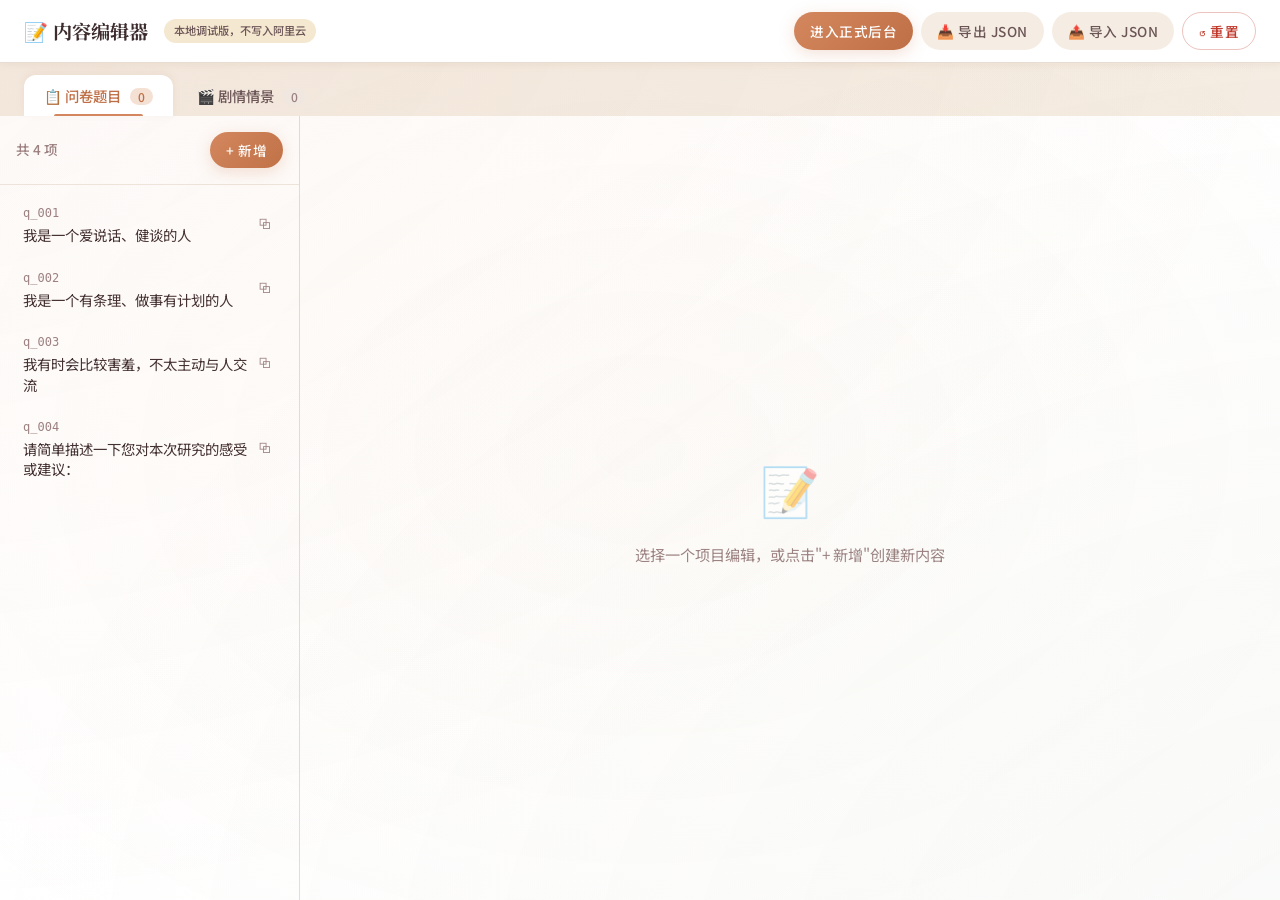
<file: editor.html>
<!DOCTYPE html>
<html lang="zh-CN">
<head>
  <meta charset="UTF-8">
  <meta name="viewport" content="width=device-width, initial-scale=1.0">
  <title>内容编辑器</title>
  <link rel="stylesheet" href="css/style.css">
</head>
<body class="editor-body">
  <!-- ====== Header ====== -->
  <header class="editor-header">
    <div class="editor-header-inner">
      <h1 class="editor-logo">📝 内容编辑器</h1>
      <span class="editor-badge">本地调试版，不写入阿里云</span>
      <div class="editor-actions">
        <button class="btn btn-sm btn-primary" onclick="window.location.href='admin.html'">进入正式后台</button>
        <button class="btn btn-sm btn-secondary" onclick="exportJSON()">📥 导出 JSON</button>
        <button class="btn btn-sm btn-secondary" onclick="importJSON()">📤 导入 JSON</button>
        <button class="btn btn-sm btn-secondary btn-danger-outline" onclick="resetData()">↺ 重置</button>
      </div>
    </div>
  </header>

  <!-- ====== Tabs ====== -->
  <div class="editor-tabs">
    <button class="editor-tab active" data-tab="questionnaire" onclick="switchTab('questionnaire')">
      📋 问卷题目 <span class="tab-count" id="qCount">0</span>
    </button>
    <button class="editor-tab" data-tab="game" onclick="switchTab('game')">
      🎬 剧情情景 <span class="tab-count" id="sCount">0</span>
    </button>
  </div>

  <!-- ====== Main Content ====== -->
  <div class="editor-main">
    <!-- Left Panel: List -->
    <aside class="editor-list-panel" id="listPanel">
      <div class="list-header">
        <span class="list-count">共 0 项</span>
        <button class="btn btn-primary btn-sm" onclick="addNew()">+ 新增</button>
      </div>
      <div class="list-items">
        <div class="list-empty">加载中...</div>
      </div>
    </aside>

    <!-- Right Panel: Form -->
    <main class="editor-form-panel">
      <!-- ====== Questionnaire Form ====== -->
      <div id="questionnaireForm" class="editor-form" style="display:none;">
        <div class="form-section-title">基本信息</div>

        <div class="form-row">
          <div class="form-group form-group-id">
            <label>question_id</label>
            <input id="edit_question_id" class="form-input" readonly>
          </div>
          <div class="form-group form-group-type">
            <label>question_type</label>
            <select id="edit_question_type" class="form-input">
              <option value="likert">likert</option>
              <option value="multiple_choice">multiple_choice</option>
              <option value="text_input">text_input（填空题）</option>
            </select>
          </div>
        </div>

        <div class="form-group">
          <label>question_text</label>
          <textarea id="edit_question_text" class="form-textarea" rows="2"></textarea>
        </div>

        <div class="form-row">
          <div class="form-group form-group-check">
            <label><input id="edit_required" type="checkbox"> required（必答）</label>
          </div>
          <div class="form-group form-group-check">
            <label><input id="edit_reverse_q" type="checkbox"> reverse_scored（反向计分）</label>
          </div>
        </div>

        <div id="scaleSection_q" class="form-row form-row-2col">
          <div class="form-group">
            <label>scale_min</label>
            <input id="edit_scale_min" type="number" class="form-input" value="1">
          </div>
          <div class="form-group">
            <label>scale_max</label>
            <input id="edit_scale_max" type="number" class="form-input" value="5">
          </div>
        </div>
        <div class="form-row">
          <div class="form-group">
            <label>page（页码）</label>
            <input id="edit_page" type="number" class="form-input" value="1" min="1">
          </div>
        </div>

        <div class="form-section-title">维度设置</div>

        <div class="form-group">
          <label>预定义维度（选择后自动填充下方字段）</label>
          <select id="edit_q_dimension" class="form-input"></select>
        </div>

        <div class="form-row form-row-2col">
          <div class="form-group">
            <label>dimension_name</label>
            <input id="edit_q_dimension_name" class="form-input" placeholder="例：开放性-审美">
          </div>
          <div class="form-group">
            <label>dimension_code</label>
            <input id="edit_q_dimension_code" class="form-input" placeholder="例：openness_aesthetic">
          </div>
        </div>

        <div class="form-row form-row-2col">
          <div class="form-group">
            <label>parent_dimension</label>
            <input id="edit_q_parent_dimension" class="form-input" placeholder="例：开放性">
          </div>
          <div class="form-group">
            <label>parent_dimension_code</label>
            <input id="edit_q_parent_code" class="form-input" placeholder="例：openness">
          </div>
        </div>

        <div class="form-row form-row-2col">
          <div class="form-group">
            <label>facet_name</label>
            <input id="edit_q_facet_name" class="form-input" placeholder="例：审美">
          </div>
          <div class="form-group">
            <label>facet_code</label>
            <input id="edit_q_facet_code" class="form-input" placeholder="例：aesthetic">
          </div>
        </div>

        <!-- Options Sub-form -->
        <div class="form-section-title">选项设置</div>
        <div id="optionsForm_q"></div>

        <div class="form-actions">
          <button class="btn btn-primary" onclick="saveItem()">💾 保存</button>
          <button id="deleteBtn_q" class="btn btn-secondary" onclick="deleteItem()" style="display:none;">🗑 删除</button>
        </div>
      </div>

      <!-- ====== Game Scenes Form ====== -->
      <div id="gameForm" class="editor-form" style="display:none;">
        <div class="form-section-title">基本信息</div>

        <div class="form-row">
          <div class="form-group form-group-id">
            <label>scene_id</label>
            <input id="edit_scene_id" class="form-input" readonly>
          </div>
          <div class="form-group form-group-order">
            <label>scene_order</label>
            <input id="edit_scene_order" type="number" class="form-input" value="1">
          </div>
        </div>

        <div class="form-group">
          <label>scene_title</label>
          <input id="edit_scene_title" class="form-input" placeholder="例：列车旅途">
        </div>

        <div class="form-group">
          <label>scene_text（剧情正文）</label>
          <textarea id="edit_scene_text" class="form-textarea" rows="4"></textarea>
        </div>

        <div class="form-group">
          <label>question_text（问句）</label>
          <textarea id="edit_scene_question_text" class="form-textarea" rows="2"></textarea>
        </div>

        <div class="form-row">
          <div class="form-group form-group-check">
            <label><input id="edit_reverse_s" type="checkbox"> reverse_scored（反向计分）</label>
          </div>
          <div class="form-group form-group-url">
            <label>background_image_url</label>
            <input id="edit_bg_url" class="form-input" placeholder="assets/images/xxx.jpg">
          </div>
        </div>

        <div class="form-section-title">维度设置</div>

        <div class="form-group">
          <label>预定义维度</label>
          <select id="edit_s_dimension" class="form-input"></select>
        </div>

        <div class="form-row form-row-2col">
          <div class="form-group">
            <label>dimension_name</label>
            <input id="edit_s_dimension_name" class="form-input">
          </div>
          <div class="form-group">
            <label>dimension_code</label>
            <input id="edit_s_dimension_code" class="form-input">
          </div>
        </div>

        <div class="form-row form-row-2col">
          <div class="form-group">
            <label>parent_dimension</label>
            <input id="edit_s_parent_dimension" class="form-input">
          </div>
          <div class="form-group">
            <label>parent_dimension_code</label>
            <input id="edit_s_parent_code" class="form-input">
          </div>
        </div>

        <div class="form-row form-row-2col">
          <div class="form-group">
            <label>facet_name</label>
            <input id="edit_s_facet_name" class="form-input">
          </div>
          <div class="form-group">
            <label>facet_code</label>
            <input id="edit_s_facet_code" class="form-input">
          </div>
        </div>

        <!-- Options Sub-form -->
        <div class="form-section-title">选项设置</div>
        <div id="optionsForm_s"></div>

        <div class="form-actions">
          <button class="btn btn-primary" onclick="saveItem()">💾 保存</button>
          <button id="deleteBtn_s" class="btn btn-secondary" onclick="deleteItem()" style="display:none;">🗑 删除</button>
        </div>
      </div>

      <!-- Empty State -->
      <div id="editorEmpty" class="editor-empty">
        <div class="editor-empty-icon">📝</div>
        <p>选择一个项目编辑，或点击"+ 新增"创建新内容</p>
      </div>
    </main>
  </div>

  <script src="js/config.js"></script>
  <script src="js/apiClient.js"></script>
  <script src="js/mockData.js"></script>
  <script src="js/storage.js"></script>
  <script src="js/editor.js"></script>
</body>
</html>
</file>
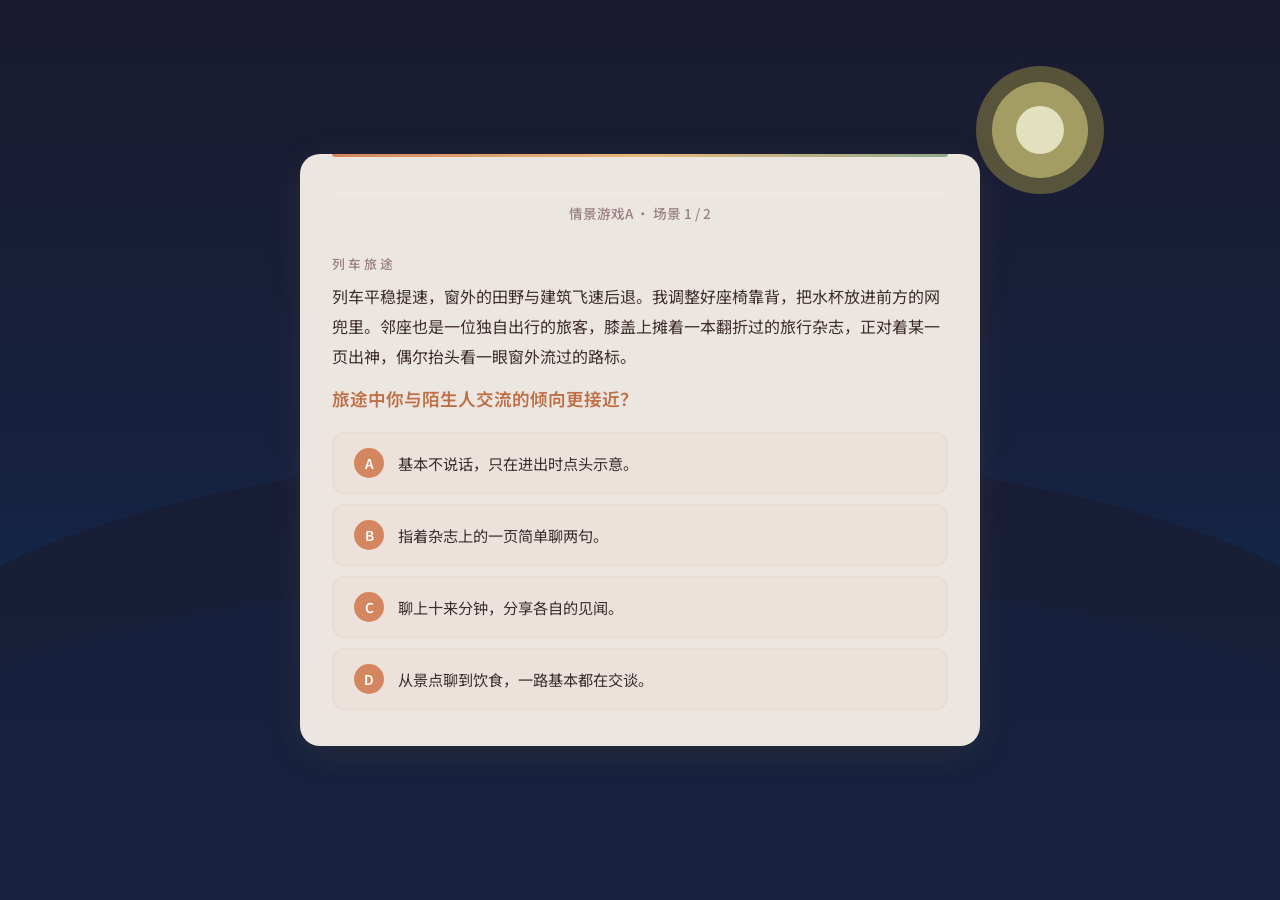
<file: game.html>
<!DOCTYPE html>
<html lang="zh-CN">
<head>
  <meta charset="UTF-8">
  <meta name="viewport" content="width=device-width, initial-scale=1.0">
  <title>剧情游戏体验</title>
  <link rel="stylesheet" href="css/style.css">
</head>
<body>
  <div id="gameContainer" class="game-container">
    <div class="game-card">
      <!-- 进度条 -->
      <div class="progress-container">
        <div class="progress-bar-bg">
          <div id="gameProgressFill" class="progress-bar-fill" style="width: 0%;"></div>
        </div>
        <div id="gameProgressText" class="progress-text">场景 1 / 3</div>
      </div>

      <!-- 场景标题 -->
      <div id="sceneTitle" class="game-scene-title"></div>

      <!-- 场景正文 -->
      <div id="sceneText" class="game-scene-text"></div>

      <!-- 问句 -->
      <div id="gameQuestionText" class="game-question-text"></div>

      <!-- 选项 -->
      <div id="gameOptions" class="game-options"></div>
    </div>

    <!-- 游戏完成区域 -->
    <div id="gameCompleteArea" class="game-complete-area" style="display:none;">
      <div style="font-size:3rem; margin-bottom:1rem;">🎊</div>
      <h2>体验完成</h2>
      <p>您已完成本次剧情体验，请点击下方按钮继续。</p>
      <button id="finishGameBtn" class="btn btn-success btn-lg" onclick="finishGame()">
        继续
      </button>
    </div>
  </div>

  <script src="js/config.js"></script>
  <script src="js/apiClient.js"></script>
  <script src="js/mockData.js"></script>
  <script src="js/storage.js?v=20260618-start-timeout"></script>
  <script src="js/scoring.js"></script>
  <script src="js/app.js"></script>
  <script src="js/game.js"></script>
</body>
</html>
</file>
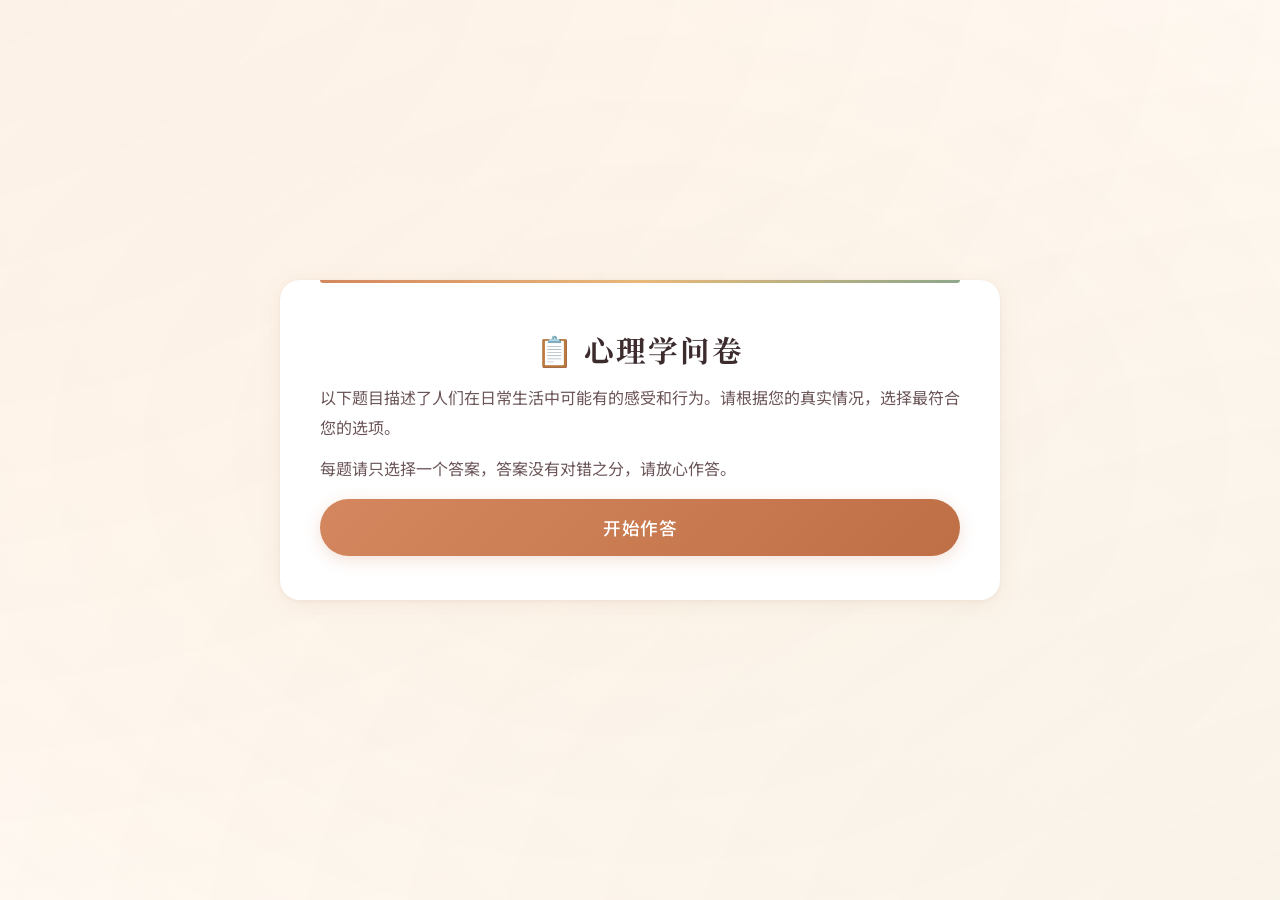
<file: questionnaire.html>
<!DOCTYPE html>
<html lang="zh-CN">
<head>
  <meta charset="UTF-8">
  <meta name="viewport" content="width=device-width, initial-scale=1.0">
  <title>心理学问卷</title>
  <link rel="stylesheet" href="css/style.css">
</head>
<body>
  <div class="container">
    <div class="card">
      <h1 id="questionnaireTitle" class="study-title">📋 心理学问卷</h1>

      <!-- 问卷介绍 -->
      <div id="questionnaireIntro">
        <div id="questionnaireIntroText" class="research-info">
          <p>以下题目描述了人们在日常生活中可能有的感受和行为。请根据您的真实情况，选择最符合您的选项。</p>
          <p>每题请只选择一个答案，答案没有对错之分，请放心作答。</p>
        </div>
        <button id="startQuestionnaire" class="btn btn-primary btn-block btn-lg">开始作答</button>
      </div>

      <!-- 问卷主体 -->
      <div id="questionnaireBody" style="display: none;">
        <!-- 进度条 -->
        <div class="progress-container">
          <div class="progress-bar-bg">
            <div id="progressFill" class="progress-bar-fill" style="width: 0%;"></div>
          </div>
          <div id="progressText" class="progress-text">准备开始</div>
        </div>

        <!-- 题号范围 -->
        <div id="questionNumber" class="question-number"></div>

        <!-- 题目渲染区（多题同页） -->
        <div id="questionArea" class="question-area"></div>

        <!-- 错误提示 -->
        <div id="errorMessage" class="error-message">请先完成本题</div>

        <!-- 导航按钮 -->
        <div class="nav-buttons">
          <button id="nextBtn" class="btn btn-primary" onclick="goToNext()">下一页</button>
        </div>

        <!-- 提交确认区域 -->
        <div id="submitArea" style="display:none; text-align:center; padding: 2rem 1rem;">
          <div style="font-size:2.5rem; margin-bottom:1rem;">📝</div>
          <h2>您已完成所有题目</h2>
          <p style="color:var(--text-secondary); margin-bottom:1.5rem;">
            请确认您的回答无误后，点击下方按钮提交问卷。<br>
            提交后将无法修改答案。
          </p>
          <button id="submitBtn" class="btn btn-success btn-lg" onclick="handleSubmit()">
            提交问卷
          </button>
        </div>

        <!-- 完成区域 -->
        <div id="completeArea" class="complete-area" style="display:none;">
          <p id="questionnaireCompletionText">✓ 问卷已提交，非常感谢您的耐心作答！</p>
          <button class="btn btn-success btn-lg" onclick="navigateTo('game.html')">
            进行下一步
          </button>
        </div>
      </div>
    </div>
  </div>

  <script src="js/config.js"></script>
  <script src="js/apiClient.js"></script>
  <script src="js/mockData.js"></script>
  <script src="js/storage.js?v=20260618-start-timeout"></script>
  <script src="js/scoring.js"></script>
  <script src="js/app.js"></script>
  <script src="js/questionnaire.js"></script>
</body>
</html>
</file>
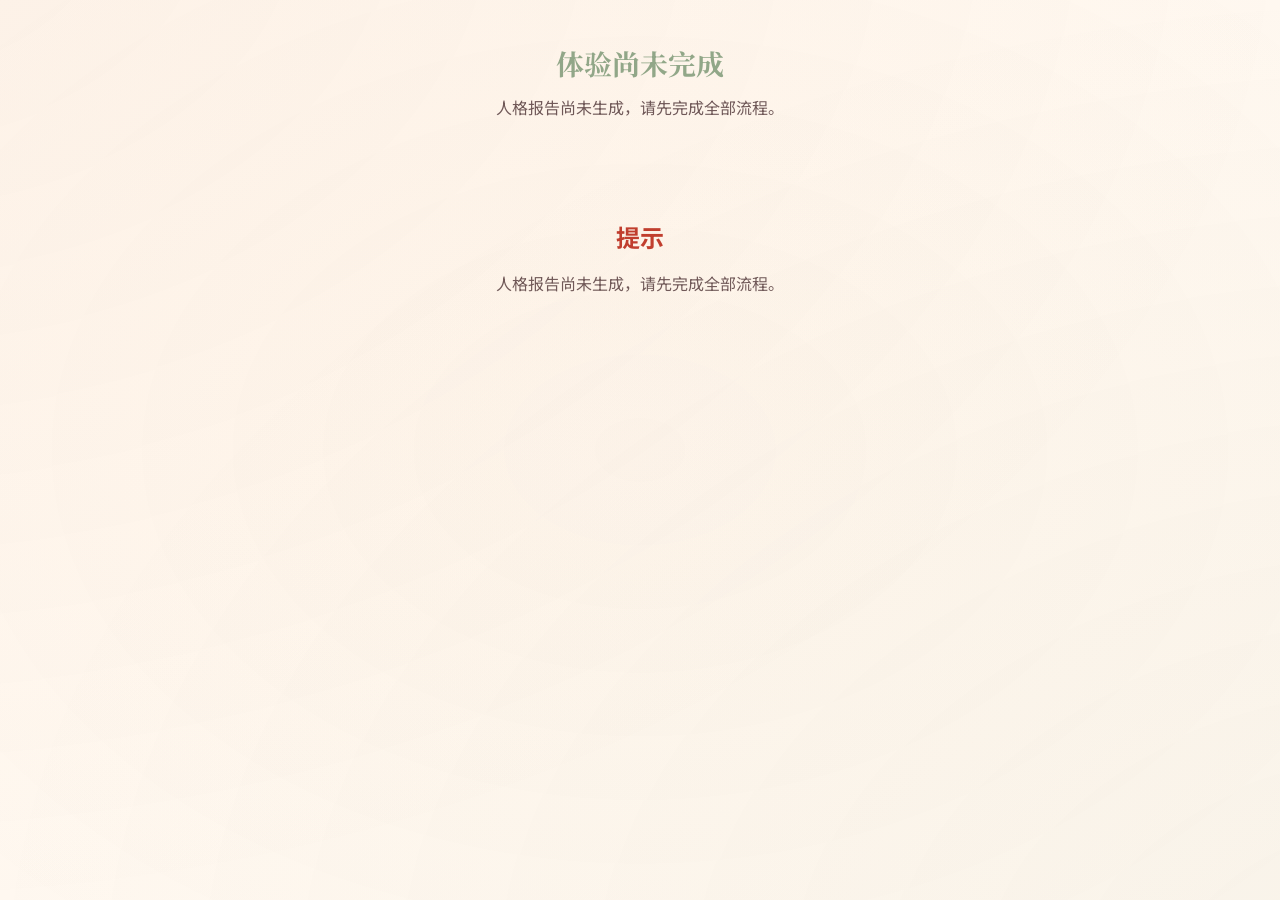
<file: result.html>
<!DOCTYPE html>
<html lang="zh-CN">
<head>
  <meta charset="UTF-8">
  <meta name="viewport" content="width=device-width, initial-scale=1.0">
  <title>体验结果</title>
  <link rel="stylesheet" href="css/style.css">
</head>
<body>
  <div class="result-container">
    <!-- 完成标题 -->
    <div class="completion-header">
      <h1>人格报告</h1>
      <p>正在加载您的结果...</p>
    </div>

    <!-- 结果内容 -->
    <div id="resultContent">
      <div class="result-section">
        <h2>结果加载中</h2>
      </div>
    </div>
  </div>

  <script src="js/config.js"></script>
  <script src="js/apiClient.js"></script>
  <script src="js/mockData.js"></script>
  <script src="js/storage.js?v=20260618-start-timeout"></script>
  <script src="js/scoring.js"></script>
  <script src="js/app.js"></script>
  <script src="js/result.js"></script>
</body>
</html>
</file>
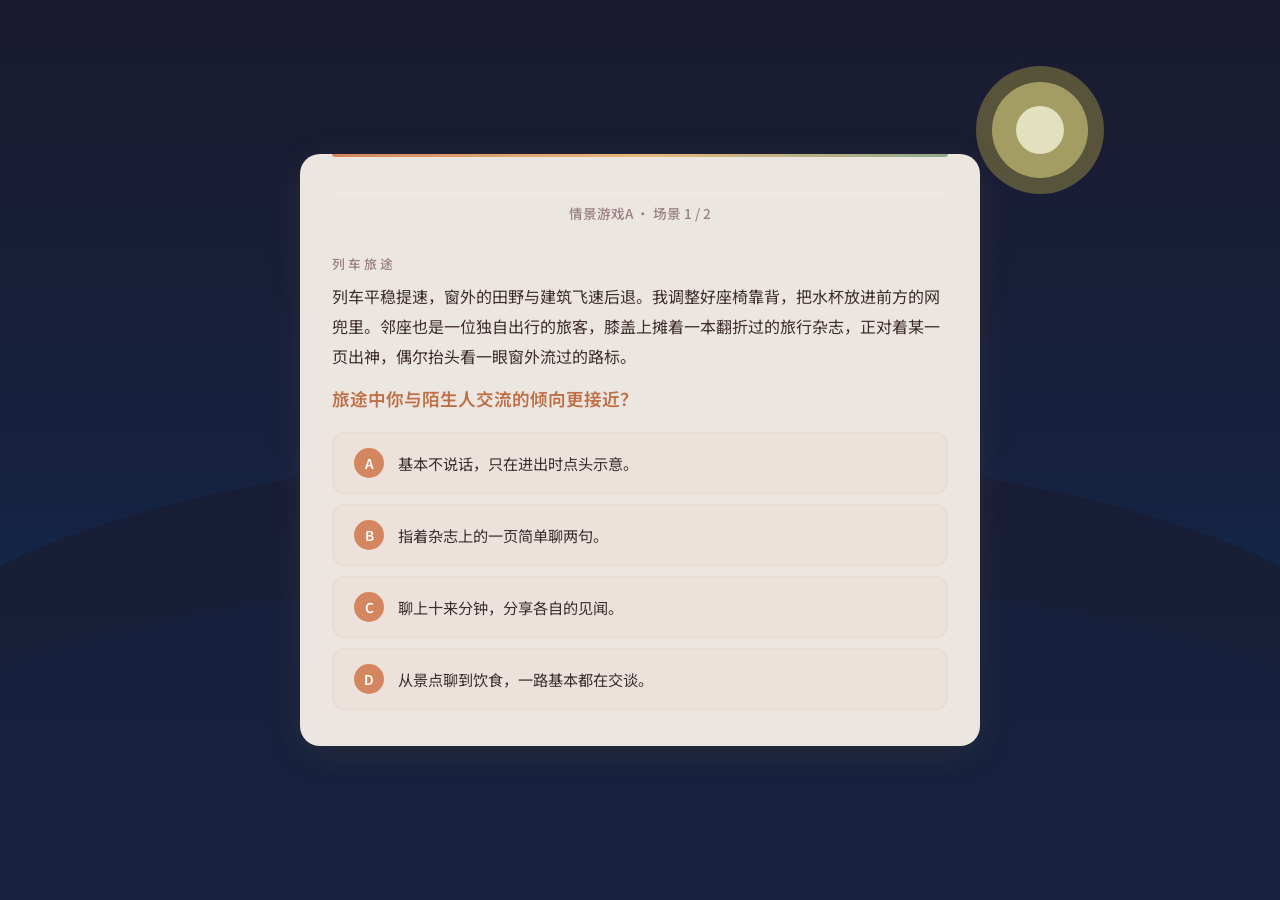
<file: scenario_only/game.html>
<!DOCTYPE html>
<html lang="zh-CN">
<head>
  <meta charset="UTF-8">
  <meta name="viewport" content="width=device-width, initial-scale=1.0">
  <title>情景体验</title>
  <link rel="stylesheet" href="css/style.css">
</head>
<body>
  <div id="gameContainer" class="game-container">
    <div class="game-card">
      <!-- 进度条 -->
      <div class="progress-container">
        <div class="progress-bar-bg">
          <div id="gameProgressFill" class="progress-bar-fill" style="width: 0%;"></div>
        </div>
        <div id="gameProgressText" class="progress-text">场景 1 / 3</div>
      </div>

      <!-- 场景标题 -->
      <div id="sceneTitle" class="game-scene-title"></div>

      <!-- 场景正文 -->
      <div id="sceneText" class="game-scene-text"></div>

      <!-- 问句 -->
      <div id="gameQuestionText" class="game-question-text"></div>

      <!-- 选项 -->
      <div id="gameOptions" class="game-options"></div>
    </div>

    <!-- 游戏完成区域 -->
    <div id="gameCompleteArea" class="game-complete-area" style="display:none;">
      <div style="font-size:3rem; margin-bottom:1rem;">🎊</div>
      <h2>体验完成</h2>
      <p>系统将根据本次情景体验的选择生成一份独立报告。</p>
      <button id="finishGameBtn" class="btn btn-success btn-lg" onclick="finishGame()">
        查看报告
      </button>
    </div>
  </div>

  <script src="js/config.js"></script>
  <script src="js/apiClient.js"></script>
  <script src="js/mockData.js"></script>
  <script src="js/storage.js"></script>
  <script src="js/scoring.js"></script>
  <script src="js/app.js"></script>
  <script src="js/game.js"></script>
</body>
</html>
</file>
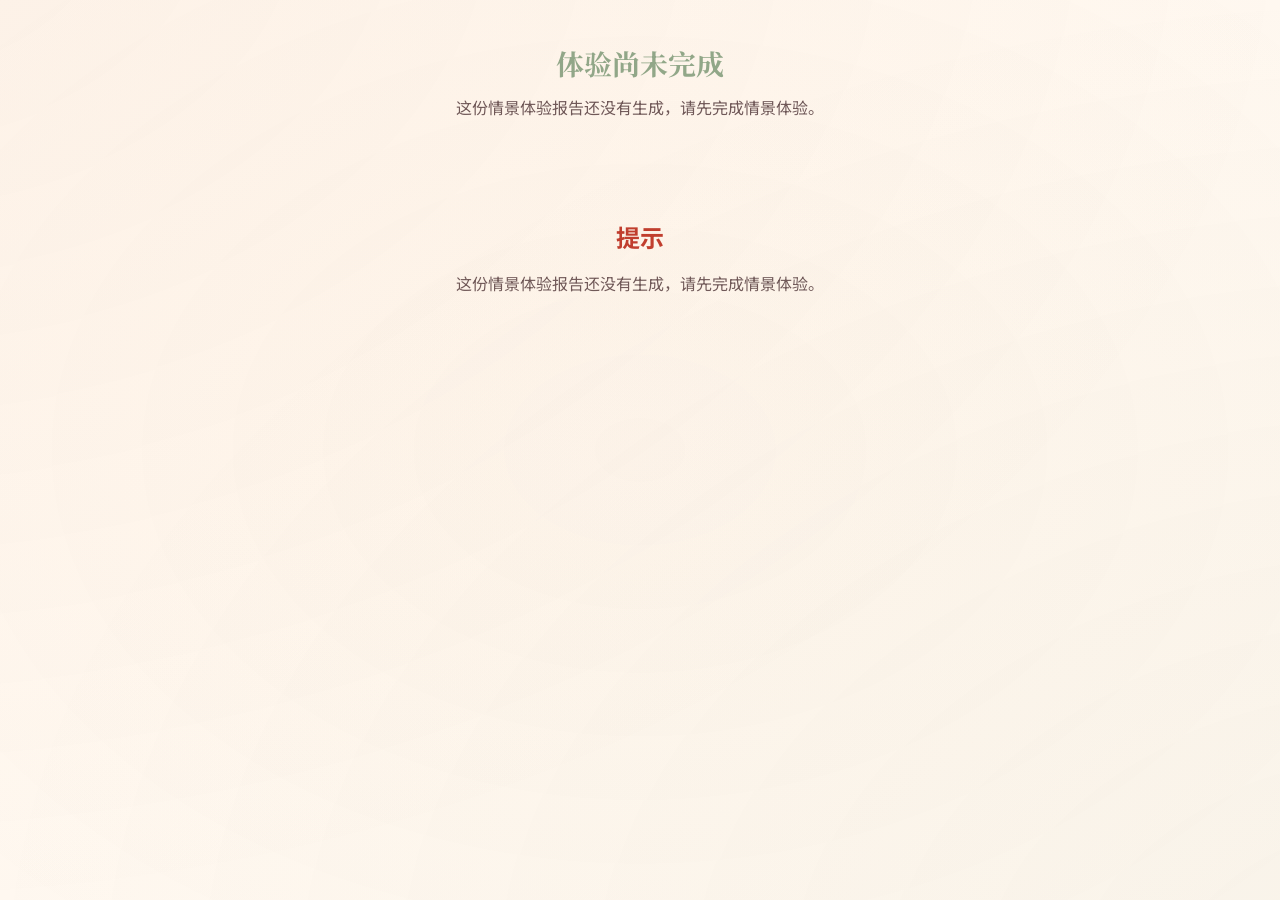
<file: scenario_only/result.html>
<!DOCTYPE html>
<html lang="zh-CN">
<head>
  <meta charset="UTF-8">
  <meta name="viewport" content="width=device-width, initial-scale=1.0">
  <title>体验结果</title>
  <link rel="stylesheet" href="css/style.css">
</head>
<body>
  <div class="result-container">
    <!-- 完成标题 -->
    <div class="completion-header">
      <h1>情景游戏报告</h1>
      <p>报告将根据当前情景游戏的选择生成。</p>
    </div>

    <!-- 结果内容 -->
    <div id="resultContent">
      <!-- 第一部分 -->
      <div class="result-section">
        <h2>一级人格维度</h2>
        <div id="parentDimensionScores"></div>
      </div>

      <!-- 第二部分 -->
      <div class="result-section">
        <h2>子维度</h2>
        <div id="facetDimensionScores"></div>
      </div>

      <!-- 第三部分 -->
      <div class="result-section">
        <h2>总体得分</h2>
        <div id="overallScore"></div>
      </div>
    </div>
  </div>

  <script src="js/config.js"></script>
  <script src="js/apiClient.js"></script>
  <script src="js/mockData.js"></script>
  <script src="js/storage.js"></script>
  <script src="js/scoring.js"></script>
  <script src="js/app.js"></script>
  <script src="js/result.js"></script>
</body>
</html>
</file>
<file: css/style.css>
/* ============================================================
   style.css — 温暖主题全局样式
   设计方向: Warm Scholarly Sanctuary（暖色书斋）
   ============================================================ */

/* ---- Font Import ---- */
@import url('https://fonts.googleapis.com/css2?family=Noto+Sans+SC:wght@300;400;500;600;700&family=Noto+Serif+SC:wght@600;700&display=swap');

:root {
  /* Warm Color Palette */
  --bg: #FFF8F0;
  --bg-alt: #F5EDE3;
  --card: #FFFFFF;
  --primary: #D4875E;
  --primary-hover: #BF6F45;
  --primary-light: #F5E0D4;
  --primary-glow: rgba(212, 135, 94, 0.25);
  --accent: #8FA88A;
  --accent-light: #E8F0E6;
  --highlight: #E8B87A;
  --highlight-light: #F5E8D0;

  --text: #3D2C2E;
  --text-secondary: #6B5557;
  --text-muted: #9A8082;

  --border: #E8DDD4;
  --border-light: #F0E8E0;
  --shadow: rgba(150, 100, 70, 0.08);
  --shadow-lg: rgba(150, 100, 70, 0.16);
  --shadow-button: rgba(212, 135, 94, 0.25);

  --radius: 20px;
  --radius-sm: 12px;
  --radius-xs: 8px;

  --font-body: 'Noto Sans SC', 'PingFang SC', 'Microsoft YaHei', sans-serif;
  --font-heading: 'Noto Serif SC', 'Noto Sans SC', serif;

  --transition: 0.3s cubic-bezier(0.34, 1.56, 0.64, 1);
  --transition-smooth: 0.4s cubic-bezier(0.4, 0, 0.2, 1);
}

* { margin: 0; padding: 0; box-sizing: border-box; }

html, body {
  height: 100%;
  font-family: var(--font-body);
  color: var(--text);
  background: var(--bg);
  line-height: 1.7;
  -webkit-font-smoothing: antialiased;
}

/* ---- Container ---- */
.container {
  max-width: 760px;
  margin: 0 auto;
  padding: 40px 20px;
  min-height: 100vh;
  display: flex;
  flex-direction: column;
  justify-content: center;
}

/* ---- Warm Background Pattern ---- */
body::before {
  content: '';
  position: fixed;
  top: -50%;
  left: -50%;
  width: 200%;
  height: 200%;
  background:
    radial-gradient(ellipse at 20% 20%, rgba(212, 135, 94, 0.06) 0%, transparent 50%),
    radial-gradient(ellipse at 80% 80%, rgba(143, 168, 138, 0.06) 0%, transparent 50%),
    radial-gradient(ellipse at 50% 50%, rgba(232, 184, 122, 0.04) 0%, transparent 50%);
  pointer-events: none;
  z-index: 0;
}

/* ---- Cards ---- */
.card {
  background: var(--card);
  border-radius: var(--radius);
  box-shadow: 0 4px 24px var(--shadow), 0 1px 4px var(--shadow);
  padding: 44px 40px;
  margin-bottom: 20px;
  position: relative;
  z-index: 1;
  backdrop-filter: blur(2px);
  animation: cardEntrance 0.6s ease-out;
}

@keyframes cardEntrance {
  from { opacity: 0; transform: translateY(20px); }
  to { opacity: 1; transform: translateY(0); }
}

/* ---- Decorative Top Bar ---- */
.card::before {
  content: '';
  position: absolute;
  top: 0;
  left: 40px;
  right: 40px;
  height: 3px;
  background: linear-gradient(90deg, var(--primary), var(--highlight), var(--accent));
  border-radius: 0 0 3px 3px;
}

/* ---- Typography ---- */
.study-title {
  font-family: var(--font-heading);
  font-size: 1.85rem;
  font-weight: 700;
  text-align: center;
  margin-bottom: 8px;
  color: var(--text);
  letter-spacing: 2px;
}

.study-subtitle {
  font-size: 1rem;
  text-align: center;
  color: var(--text-secondary);
  margin-bottom: 32px;
  line-height: 1.8;
}

.section-title {
  font-size: 1.2rem;
  font-weight: 600;
  margin-bottom: 16px;
  padding-bottom: 10px;
  border-bottom: 2px solid var(--primary-light);
  color: var(--primary-hover);
}

/* ---- Welcome Embellishment ---- */
.welcome-ornament {
  text-align: center;
  margin-bottom: 8px;
  font-size: 2.5rem;
  opacity: 0.6;
  letter-spacing: 8px;
}

/* ---- Buttons ---- */
.btn {
  display: inline-block;
  padding: 14px 32px;
  font-size: 1rem;
  font-weight: 500;
  font-family: var(--font-body);
  border: none;
  border-radius: 50px;
  cursor: pointer;
  transition: all var(--transition);
  text-decoration: none;
  text-align: center;
  letter-spacing: 0.5px;
}

.btn:hover {
  transform: translateY(-2px);
}

.btn:active {
  transform: translateY(0);
}

.btn-primary {
  background: linear-gradient(135deg, var(--primary), var(--primary-hover));
  color: #fff;
  box-shadow: 0 4px 16px var(--shadow-button);
}

.btn-primary:hover {
  box-shadow: 0 6px 24px var(--shadow-button);
}

.btn-secondary {
  background: var(--bg-alt);
  color: var(--text-secondary);
}

.btn-secondary:hover {
  background: var(--border);
}

.btn-success {
  background: linear-gradient(135deg, var(--accent), #7A9A75);
  color: #fff;
  box-shadow: 0 4px 16px rgba(143, 168, 138, 0.3);
}

.btn-block { display: block; width: 100%; }
.btn-lg { padding: 16px 40px; font-size: 1.1rem; }

.btn:disabled {
  opacity: 0.5;
  cursor: not-allowed;
  transform: none !important;
  box-shadow: none !important;
}

.btn.is-loading {
  opacity: 0.75;
  position: relative;
  animation: buttonSavingPulse 0.9s ease-in-out infinite alternate;
}

@keyframes buttonSavingPulse {
  from { filter: brightness(1); }
  to { filter: brightness(1.08); }
}

/* ---- Progress Bar ---- */
.progress-container { margin-bottom: 28px; }

.progress-bar-bg {
  width: 100%;
  height: 6px;
  background: var(--border-light);
  border-radius: 3px;
  overflow: hidden;
}

.progress-bar-fill {
  height: 100%;
  background: linear-gradient(90deg, var(--primary), var(--highlight));
  border-radius: 3px;
  transition: width var(--transition-smooth);
}

.progress-text {
  text-align: center;
  color: var(--text-muted);
  font-size: 0.85rem;
  margin-top: 6px;
  font-weight: 500;
}

/* ============================================================
   Likert Scale — 水平视觉量表
   ============================================================ */
.likert-section {
  margin: 24px 0 20px;
}

.likert-scale {
  position: relative;
  padding: 16px 4px 0;
}

/* The connecting line */
.likert-track {
  position: absolute;
  top: 32px;
  left: 6%;
  right: 6%;
  height: 3px;
  background: var(--border);
  border-radius: 2px;
  z-index: 0;
  overflow: hidden;
}

.likert-track-fill {
  height: 100%;
  background: linear-gradient(90deg, var(--primary), var(--highlight));
  border-radius: 2px;
  transition: width var(--transition-smooth);
  width: 0%;
}

/* Options row */
.likert-options {
  display: flex;
  justify-content: space-between;
  position: relative;
  z-index: 1;
}

.likert-option {
  display: flex;
  flex-direction: column;
  align-items: center;
  gap: 10px;
  cursor: pointer;
  flex: 1;
  max-width: 20%;
  -webkit-tap-highlight-color: transparent;
}

/* The dot */
.likert-dot {
  width: 36px;
  height: 36px;
  border-radius: 50%;
  border: 3px solid var(--border);
  background: var(--card);
  cursor: pointer;
  transition: all var(--transition);
  position: relative;
  flex-shrink: 0;
}

.likert-dot::after {
  content: '';
  position: absolute;
  top: -6px;
  left: -6px;
  right: -6px;
  bottom: -6px;
  border-radius: 50%;
  background: var(--primary-glow);
  opacity: 0;
  transform: scale(0.5);
  transition: all var(--transition);
}

.likert-dot:hover {
  border-color: var(--primary-light);
  transform: scale(1.1);
}

.likert-dot.filled {
  border-color: var(--primary);
  background: var(--primary);
  transform: scale(1.15);
  box-shadow: 0 4px 16px var(--primary-glow);
}

.likert-dot.filled::after {
  opacity: 1;
  transform: scale(1);
}

.likert-dot.filled ~ .likert-label {
  color: var(--primary-hover);
  font-weight: 500;
}

/* Labels */
.likert-label {
  font-size: 0.8rem;
  color: var(--text-muted);
  text-align: center;
  line-height: 1.3;
  transition: color var(--transition-smooth);
  max-width: 100%;
  word-break: keep-all;
}

.likert-label.active {
  color: var(--primary-hover);
  font-weight: 500;
}

/* ---- Question Text ---- */
.question-number {
  font-size: 0.85rem;
  color: var(--text-muted);
  margin-bottom: 6px;
  font-weight: 500;
}

.question-text {
  font-size: 1.15rem;
  font-weight: 500;
  margin-bottom: 12px;
  line-height: 1.7;
  color: var(--text);
}

/* ---- Navigation ---- */
.nav-buttons {
  display: flex;
  justify-content: flex-end;
  gap: 12px;
  margin-top: 24px;
}

.nav-buttons .btn { min-width: 130px; }

/* ---- Error Message ---- */
.error-message {
  color: #C0392B;
  font-size: 0.9rem;
  text-align: center;
  margin-top: 12px;
  padding: 8px 16px;
  background: rgba(192, 57, 43, 0.06);
  border-radius: var(--radius-xs);
  display: none;
}

/* ---- Complete Area ---- */
.complete-area {
  display: none;
  text-align: center;
  margin-top: 24px;
  animation: cardEntrance 0.5s ease-out;
}

.complete-area p {
  color: var(--accent);
  font-size: 1.1rem;
  margin-bottom: 16px;
  font-weight: 500;
}

/* ---- Research Info (Index) ---- */
.research-info {
  color: var(--text-secondary);
  line-height: 1.9;
  margin-bottom: 16px;
}

.research-info p { margin-bottom: 10px; }

.privacy-note {
  background: var(--accent-light);
  border-left: 4px solid var(--accent);
  padding: 16px 20px;
  border-radius: 0 var(--radius-sm) var(--radius-sm) 0;
  font-size: 0.9rem;
  color: var(--text-secondary);
  margin-bottom: 28px;
}

.participant-id-display {
  text-align: center;
  color: var(--text-muted);
  font-size: 0.75rem;
  margin-top: 16px;
}

/* ---- Game Page ---- */
.game-container {
  position: relative;
  min-height: 100vh;
  display: flex;
  align-items: center;
  justify-content: center;
  background: linear-gradient(145deg, #F5EDE3 0%, #EDE0D0 50%, #E8D5C0 100%);
  background-size: cover;
  background-position: center;
  background-attachment: fixed;
  padding: 20px;
}

.game-container.has-bg {
  background-size: cover;
  background-position: center;
  background-attachment: fixed;
}

.game-card {
  max-width: 680px;
  width: 100%;
  background: rgba(255, 248, 240, 0.92);
  backdrop-filter: blur(16px);
  -webkit-backdrop-filter: blur(16px);
  border-radius: var(--radius);
  box-shadow: 0 8px 32px rgba(150, 100, 70, 0.15);
  padding: 36px 32px;
  position: relative;
  animation: cardEntrance 0.6s ease-out;
}

.game-card::before {
  content: '';
  position: absolute;
  top: 0;
  left: 32px;
  right: 32px;
  height: 3px;
  background: linear-gradient(90deg, var(--primary), var(--highlight), var(--accent));
  border-radius: 0 0 3px 3px;
}

.game-scene-title {
  font-size: 0.8rem;
  color: var(--text-muted);
  text-transform: uppercase;
  letter-spacing: 3px;
  margin-bottom: 6px;
  font-weight: 500;
}

.game-scene-text {
  font-size: 1rem;
  line-height: 1.9;
  color: var(--text);
  margin-bottom: 14px;
}

.game-question-text {
  font-size: 1.1rem;
  font-weight: 600;
  color: var(--primary-hover);
  margin-bottom: 20px;
  line-height: 1.5;
}

.game-options {
  display: flex;
  flex-direction: column;
  gap: 10px;
}

.game-option-btn {
  position: relative;
  display: flex;
  align-items: center;
  gap: 14px;
  width: 100%;
  padding: 14px 56px 14px 20px;
  background: rgba(212, 135, 94, 0.04);
  border: 2px solid var(--border);
  border-radius: var(--radius-sm);
  cursor: pointer;
  font-size: 0.95rem;
  font-family: var(--font-body);
  text-align: left;
  color: var(--text);
  transition: all var(--transition);
  line-height: 1.5;
}

.game-option-btn:hover {
  background: rgba(212, 135, 94, 0.08);
  border-color: var(--primary-light);
  transform: translateX(4px);
}

.game-option-btn.selected {
  background: rgba(212, 135, 94, 0.18);
  border-color: var(--primary-hover);
  box-shadow:
    0 0 0 3px rgba(212, 135, 94, 0.18),
    0 8px 22px rgba(150, 100, 70, 0.16);
  transform: translateX(4px);
}

.game-option-btn.selected::after {
  content: '\2713';
  position: absolute;
  right: 18px;
  top: 50%;
  transform: translateY(-50%);
  display: flex;
  align-items: center;
  justify-content: center;
  width: 28px;
  height: 28px;
  border-radius: 50%;
  background: var(--primary-hover);
  color: #fff;
  font-size: 0.95rem;
  font-weight: 700;
  box-shadow: 0 4px 12px rgba(150, 100, 70, 0.18);
}

.game-option-btn .option-label {
  display: flex;
  align-items: center;
  justify-content: center;
  width: 30px;
  height: 30px;
  background: var(--primary);
  color: #fff;
  border-radius: 50%;
  font-size: 0.85rem;
  font-weight: 600;
  flex-shrink: 0;
  transition: all var(--transition);
}

.game-option-btn:hover .option-label {
  background: var(--primary-hover);
  transform: scale(1.05);
}

.game-option-btn.selected .option-label {
  background: var(--primary-hover);
  transform: scale(1.05);
}

.game-confirm-actions {
  display: none;
  justify-content: flex-end;
  margin-top: 18px;
  animation: cardEntrance 0.35s ease-out;
}

.game-confirm-actions.visible {
  display: flex;
}

.game-confirm-btn {
  min-width: 150px;
}

/* ---- Result Page ---- */
.result-container {
  max-width: 800px;
  margin: 0 auto;
  padding: 40px 20px;
}

.completion-header {
  text-align: center;
  margin-bottom: 36px;
  animation: cardEntrance 0.6s ease-out;
}

.completion-header h1 {
  font-size: 1.75rem;
  color: var(--accent);
  margin-bottom: 6px;
  font-family: var(--font-heading);
}

.completion-header p {
  color: var(--text-secondary);
}

.result-section {
  background: var(--card);
  border-radius: var(--radius);
  box-shadow: 0 4px 24px var(--shadow);
  padding: 32px 28px;
  margin-bottom: 20px;
  position: relative;
  animation: cardEntrance 0.6s ease-out;
}

.result-section:nth-child(2) { animation-delay: 0.1s; }
.result-section:nth-child(3) { animation-delay: 0.2s; }

.result-section h2 {
  font-size: 1.15rem;
  font-weight: 600;
  margin-bottom: 16px;
  color: var(--primary-hover);
  padding-bottom: 8px;
  border-bottom: 2px solid var(--primary-light);
}

.dimension-table {
  width: 100%;
  border-collapse: collapse;
}

.dimension-row {
  border-bottom: 1px solid var(--border-light);
  transition: background var(--transition-smooth);
}

.dimension-row:hover {
  background: rgba(212, 135, 94, 0.03);
}

.dimension-row:last-child { border-bottom: none; }

.dim-label {
  padding: 12px 8px 12px 0;
  font-weight: 500;
  width: 32%;
  color: var(--text);
}

.dim-data {
  padding: 12px 8px;
  text-align: center;
  color: var(--text-secondary);
  font-size: 0.95rem;
}

.dim-data:last-child { text-align: right; }

.dim-header {
  padding: 10px 8px;
  font-size: 0.8rem;
  color: var(--text-muted);
  text-align: center;
  border-bottom: 2px solid var(--border);
  font-weight: 600;
  text-transform: uppercase;
  letter-spacing: 1px;
}

.dim-header:first-child { text-align: left; }
.dim-header:last-child { text-align: right; }

.overall-row {
  background: var(--primary-light) !important;
  font-weight: 600;
}

.overall-row .dim-label {
  color: var(--primary-hover);
}

.result-note {
  color: var(--text-secondary);
  font-size: 0.92rem;
  margin-bottom: 16px;
}

.personality-disclaimer {
  border-left: 4px solid var(--accent);
  padding: 2px 0 2px 14px;
  margin-bottom: 18px;
  color: var(--text-secondary);
  font-size: 0.9rem;
  line-height: 1.75;
}

.personality-disclaimer p + p {
  margin-top: 8px;
}

.personality-radar-wrap {
  display: grid;
  grid-template-columns: minmax(280px, 1fr) minmax(150px, 190px);
  align-items: center;
  gap: 20px;
  margin-top: 8px;
}

.personality-radar {
  width: 100%;
  max-width: 560px;
  margin: 0 auto;
}

.personality-radar svg {
  display: block;
  width: 100%;
  height: auto;
  overflow: visible;
}

.radar-grid {
  fill: none;
  stroke: var(--border);
  stroke-width: 1.2;
}

.radar-axis {
  stroke: var(--border-light);
  stroke-width: 1;
}

.radar-scale-label {
  fill: var(--text-muted);
  font-size: 12px;
}

.radar-label {
  fill: var(--text);
  font-size: 16px;
  font-weight: 600;
  dominant-baseline: middle;
}

.radar-score-label {
  fill: var(--primary-hover);
  font-size: 13px;
  font-weight: 700;
  dominant-baseline: middle;
  paint-order: stroke;
  stroke: var(--card);
  stroke-width: 5px;
  stroke-linejoin: round;
}

.radar-area {
  stroke: none;
}

.radar-area.personal {
  fill: rgba(229, 126, 63, 0.14);
}

.radar-area.norm {
  fill: rgba(115, 158, 70, 0.12);
}

.radar-line {
  fill: none;
  stroke-linejoin: round;
  stroke-linecap: round;
  stroke-width: 4;
}

.radar-line.personal {
  stroke: #E57E3F;
}

.radar-line.norm {
  stroke: #739E46;
}

.radar-legend {
  display: flex;
  flex-direction: column;
  gap: 12px;
  color: var(--text-secondary);
  font-size: 0.95rem;
}

.radar-legend span {
  display: inline-flex;
  align-items: center;
  gap: 8px;
}

.legend-swatch {
  width: 30px;
  height: 4px;
  border-radius: 999px;
  display: inline-block;
}

.legend-swatch.personal {
  background: #E57E3F;
}

.legend-swatch.norm {
  background: #739E46;
}

.dimension-definitions {
  margin-top: 22px;
}

.dimension-definitions h3 {
  color: var(--text);
  font-size: 1rem;
  margin-bottom: 8px;
}

.dimension-definitions dl {
  margin: 0;
}

.dimension-definition-item {
  display: grid;
  grid-template-columns: 132px minmax(0, 1fr);
  gap: 12px;
  padding: 12px 0;
  border-top: 1px solid var(--border-light);
}

.dimension-definition-item dt {
  color: var(--primary-hover);
  font-weight: 700;
}

.dimension-definition-item dd {
  margin: 0;
  color: var(--text-secondary);
  font-size: 0.92rem;
  line-height: 1.75;
}


.dim-desc {
  font-size: 0.8rem;
  color: var(--text-muted);
  margin-top: 3px;
  line-height: 1.4;
  display: block;
  font-weight: 400;
}

/* ---- Warning ---- */
.warning-message {
  text-align: center;
  padding: 60px 20px;
  animation: cardEntrance 0.5s ease-out;
}

.warning-message h2 {
  color: #C0392B;
  margin-bottom: 12px;
}

.warning-message p {
  color: var(--text-secondary);
  margin-bottom: 20px;
}

/* ---- Responsive ---- */
@media (max-width: 600px) {
  .container { padding: 20px 12px; }

  .card {
    padding: 32px 20px;
    border-radius: var(--radius-sm);
  }

  .card::before { left: 20px; right: 20px; }

  .study-title {
    font-size: 1.4rem;
    letter-spacing: 1px;
  }

  .game-card { padding: 28px 20px; }
  .game-card::before { left: 20px; right: 20px; }

  .game-container { padding: 12px; align-items: flex-start; padding-top: 32px; }

  .game-scene-text { font-size: 0.9rem; }
  .game-question-text { font-size: 1rem; }
  .game-option-btn { padding: 12px 52px 12px 16px; font-size: 0.9rem; }
  .game-option-btn.selected::after { right: 14px; }

  .result-section { padding: 24px 18px; }

  .nav-buttons { flex-direction: column; }
  .nav-buttons .btn { width: 100%; }

  /* Likert mobile */
  .likert-dot {
    width: 28px;
    height: 28px;
    border-width: 2px;
  }

  .likert-label {
    font-size: 0.65rem;
  }

  .likert-track { top: 28px; }

  .dim-label { font-size: 0.85rem; }
  .dim-data { font-size: 0.8rem; }

  .personality-radar-wrap {
    grid-template-columns: 1fr;
    gap: 12px;
  }

  .radar-legend {
    flex-direction: row;
    flex-wrap: wrap;
    justify-content: center;
  }

  .radar-label {
    font-size: 13px;
  }

  .radar-score-label {
    font-size: 11px;
  }

  .dimension-definition-item {
    grid-template-columns: 1fr;
    gap: 4px;
  }
}

/* ============================================================
   Editor Styles — Scholar's Workbench
   ============================================================ */

.editor-body {
  height: 100vh;
  display: flex;
  flex-direction: column;
  background: var(--bg-alt);
  overflow: hidden;
}

.editor-header {
  background: var(--card);
  border-bottom: 1px solid var(--border);
  padding: 12px 24px;
  flex-shrink: 0;
  z-index: 10;
  box-shadow: 0 2px 8px var(--shadow);
}

.editor-header-inner {
  max-width: 1400px;
  margin: 0 auto;
  display: flex;
  align-items: center;
  gap: 16px;
}

.editor-logo {
  font-family: var(--font-heading);
  font-size: 1.2rem;
  color: var(--text);
  flex-shrink: 0;
}

.editor-badge {
  font-size: 0.7rem;
  background: var(--highlight-light);
  color: var(--text-secondary);
  padding: 2px 10px;
  border-radius: 20px;
  font-weight: 500;
  flex-shrink: 0;
}

.editor-actions {
  margin-left: auto;
  display: flex;
  gap: 8px;
}

.btn-sm {
  padding: 8px 16px;
  font-size: 0.85rem;
}

.btn-danger-outline {
  background: transparent;
  color: #C0392B;
  border: 1px solid rgba(192, 57, 43, 0.3);
}

.btn-danger-outline:hover {
  background: rgba(192, 57, 43, 0.06);
  border-color: #C0392B;
}

/* Tabs */
.editor-tabs {
  display: flex;
  gap: 4px;
  padding: 12px 24px 0;
  background: var(--bg-alt);
  flex-shrink: 0;
}

.editor-tab {
  padding: 10px 20px;
  font-size: 0.9rem;
  font-family: var(--font-body);
  font-weight: 500;
  background: transparent;
  border: none;
  border-radius: var(--radius-sm) var(--radius-sm) 0 0;
  cursor: pointer;
  color: var(--text-secondary);
  transition: all var(--transition-smooth);
  position: relative;
}

.editor-tab:hover {
  background: rgba(212, 135, 94, 0.06);
  color: var(--text);
}

.editor-tab.active {
  background: var(--card);
  color: var(--primary-hover);
  box-shadow: 0 -2px 8px var(--shadow);
}

.editor-tab.active::after {
  content: '';
  position: absolute;
  bottom: 0;
  left: 20%;
  right: 20%;
  height: 2px;
  background: var(--primary);
  border-radius: 2px 2px 0 0;
}

.tab-count {
  display: inline-block;
  background: var(--border-light);
  padding: 0 8px;
  border-radius: 10px;
  font-size: 0.75rem;
  margin-left: 6px;
  color: var(--text-muted);
}

.editor-tab.active .tab-count {
  background: var(--primary-light);
  color: var(--primary-hover);
}

/* Main split panel */
.editor-main {
  display: flex;
  flex: 1;
  overflow: hidden;
}

/* Left list panel */
.editor-list-panel {
  width: 300px;
  min-width: 260px;
  background: var(--card);
  border-right: 1px solid var(--border);
  display: flex;
  flex-direction: column;
  overflow: hidden;
}

.list-header {
  padding: 16px;
  display: flex;
  justify-content: space-between;
  align-items: center;
  border-bottom: 1px solid var(--border-light);
  flex-shrink: 0;
}

.list-count {
  font-size: 0.85rem;
  color: var(--text-muted);
  font-weight: 500;
}

.list-items {
  flex: 1;
  overflow-y: auto;
  padding: 8px;
}

.list-item {
  padding: 12px;
  border-radius: var(--radius-xs);
  cursor: pointer;
  transition: all 0.2s ease;
  margin-bottom: 2px;
  border-left: 3px solid transparent;
}

.list-item:hover {
  background: rgba(212, 135, 94, 0.04);
}

.list-item-active {
  background: var(--primary-light) !important;
  border-left-color: var(--primary);
}

.list-item-id {
  font-size: 0.75rem;
  color: var(--text-muted);
  font-family: monospace;
  margin-bottom: 2px;
}

.list-item-label {
  font-size: 0.9rem;
  color: var(--text);
  line-height: 1.4;
}

.list-empty {
  text-align: center;
  color: var(--text-muted);
  font-size: 0.9rem;
  padding: 40px 20px;
}

/* Right form panel */
.editor-form-panel {
  flex: 1;
  overflow-y: auto;
  padding: 24px;
  background: var(--card);
}

.editor-form {
  max-width: 680px;
  animation: cardEntrance 0.3s ease-out;
}

.form-section-title {
  font-size: 0.85rem;
  font-weight: 600;
  color: var(--primary-hover);
  text-transform: uppercase;
  letter-spacing: 1px;
  padding-bottom: 6px;
  margin: 24px 0 16px;
  border-bottom: 2px solid var(--primary-light);
}

.form-section-title:first-child {
  margin-top: 0;
}

.form-row {
  display: flex;
  gap: 16px;
  margin-bottom: 0;
}

.form-row-2col > .form-group {
  flex: 1;
}

.form-row-3col > .form-group {
  flex: 1;
}

.form-group {
  margin-bottom: 16px;
}

.form-group label {
  display: block;
  font-size: 0.8rem;
  font-weight: 500;
  color: var(--text-secondary);
  margin-bottom: 4px;
}

.form-group-id {
  flex: 0 0 160px;
}

.form-group-type {
  flex: 1;
}

.form-group-check {
  flex: 1;
}

.form-group-order {
  flex: 0 0 100px;
}

.form-group-url {
  flex: 2;
}

.form-group-check label {
  display: flex;
  align-items: center;
  gap: 8px;
  cursor: pointer;
  padding: 8px 0;
  font-size: 0.85rem;
  color: var(--text);
}

.form-group-check input[type="checkbox"] {
  width: 18px;
  height: 18px;
  accent-color: var(--primary);
  cursor: pointer;
}

.form-input {
  width: 100%;
  padding: 10px 14px;
  font-size: 0.9rem;
  font-family: var(--font-body);
  border: 1.5px solid var(--border);
  border-radius: var(--radius-xs);
  background: var(--bg);
  color: var(--text);
  transition: border-color var(--transition-smooth), box-shadow var(--transition-smooth);
  outline: none;
}

.form-input:focus {
  border-color: var(--primary);
  box-shadow: 0 0 0 3px var(--primary-glow);
  background: var(--card);
}

.form-input[readonly] {
  background: var(--border-light);
  color: var(--text-muted);
  cursor: default;
}

.form-textarea {
  width: 100%;
  padding: 10px 14px;
  font-size: 0.9rem;
  font-family: var(--font-body);
  border: 1.5px solid var(--border);
  border-radius: var(--radius-xs);
  background: var(--bg);
  color: var(--text);
  transition: border-color var(--transition-smooth), box-shadow var(--transition-smooth);
  outline: none;
  resize: vertical;
  line-height: 1.6;
}

.form-textarea:focus {
  border-color: var(--primary);
  box-shadow: 0 0 0 3px var(--primary-glow);
  background: var(--card);
}

/* Options sub-form */
.options-header {
  display: flex;
  justify-content: space-between;
  align-items: center;
  margin-bottom: 12px;
}

.options-title {
  font-size: 0.9rem;
  font-weight: 500;
  color: var(--text);
}

.options-list {
  display: flex;
  flex-direction: column;
  gap: 4px;
  margin-bottom: 12px;
}

.option-item {
  display: flex;
  justify-content: space-between;
  align-items: center;
  padding: 8px 12px;
  background: var(--bg);
  border: 1px solid var(--border-light);
  border-radius: var(--radius-xs);
  transition: background var(--transition-smooth);
}

.option-item:hover {
  background: var(--bg-alt);
}

.option-editing {
  border-color: var(--primary-light);
  background: var(--primary-light);
}

.option-preview {
  font-size: 0.85rem;
  color: var(--text);
  font-family: monospace;
}

.option-actions {
  display: flex;
  gap: 4px;
}

.btn-icon {
  width: 28px;
  height: 28px;
  border: none;
  background: transparent;
  border-radius: 50%;
  cursor: pointer;
  font-size: 0.85rem;
  display: inline-flex;
  align-items: center;
  justify-content: center;
  transition: all 0.2s ease;
  color: var(--text-muted);
}

.btn-icon:hover {
  background: var(--border-light);
  color: var(--text);
}

.btn-icon-danger:hover {
  background: rgba(192, 57, 43, 0.1);
  color: #C0392B;
}

.option-editor {
  background: var(--bg-alt);
  border: 1px solid var(--border);
  border-radius: var(--radius-xs);
  padding: 16px;
  margin-bottom: 12px;
}

.option-editor-title {
  font-size: 0.85rem;
  font-weight: 600;
  color: var(--text);
  margin-bottom: 12px;
}

.option-editor label {
  display: block;
  font-size: 0.8rem;
  color: var(--text-secondary);
  margin-bottom: 8px;
}

.input-sm {
  width: 100%;
  padding: 6px 10px;
  font-size: 0.85rem;
  font-family: var(--font-body);
  border: 1.5px solid var(--border);
  border-radius: 6px;
  background: var(--card);
  color: var(--text);
  outline: none;
  transition: border-color var(--transition-smooth);
  margin-top: 3px;
}

.input-sm:focus {
  border-color: var(--primary);
  box-shadow: 0 0 0 3px var(--primary-glow);
}

.option-editor-btns {
  display: flex;
  gap: 8px;
  margin-top: 12px;
  justify-content: flex-end;
}

/* Form actions */
.form-actions {
  display: flex;
  gap: 12px;
  margin-top: 24px;
  padding-top: 20px;
  border-top: 1px solid var(--border-light);
}

/* Empty state */
.editor-empty {
  display: flex;
  flex-direction: column;
  align-items: center;
  justify-content: center;
  height: 100%;
  color: var(--text-muted);
}

.editor-empty-icon {
  font-size: 3rem;
  margin-bottom: 12px;
  opacity: 0.5;
}

.editor-empty p {
  font-size: 0.95rem;
}

/* Toast */
.editor-toast {
  position: fixed;
  bottom: 32px;
  left: 50%;
  transform: translateX(-50%) translateY(80px);
  background: var(--text);
  color: #fff;
  padding: 12px 28px;
  border-radius: 30px;
  font-size: 0.9rem;
  font-weight: 500;
  opacity: 0;
  transition: all var(--transition-smooth);
  z-index: 1000;
  pointer-events: none;
}

.editor-toast.show {
  opacity: 1;
  transform: translateX(-50%) translateY(0);
}

/* ============================================================
   Multi-Question Page (分页)
   ============================================================ */
.question-area {
  margin: 16px 0;
}

.question-block {
  padding: 20px 0;
  border-bottom: 1px solid var(--border-light);
  animation: cardEntrance 0.35s ease-out both;
}

.question-block:last-child {
  border-bottom: none;
}

.question-block .question-text {
  font-size: 1.05rem;
  margin-bottom: 14px;
}

.required-mark {
  color: #e74c3c;
  font-size: 0.8rem;
  font-weight: 400;
  margin-left: 6px;
}

.question-image-wrap {
  margin: 10px 0 16px;
}

.question-image {
  display: block;
  max-width: 100%;
  max-height: 420px;
  object-fit: contain;
  border-radius: var(--radius-sm);
  border: 1px solid var(--border-light);
  background: var(--bg-alt);
}

.single-choice-wrapper {
  display: flex;
  flex-direction: column;
  gap: 10px;
  margin-top: 10px;
}

.single-choice-option {
  width: 100%;
  display: flex;
  align-items: flex-start;
  gap: 12px;
  padding: 12px 14px;
  border: 2px solid var(--border-light);
  border-radius: var(--radius-sm);
  background: var(--card);
  color: var(--text);
  font-family: var(--font-body);
  font-size: 0.95rem;
  line-height: 1.45;
  text-align: left;
  cursor: pointer;
  transition: border-color var(--transition-smooth), background var(--transition-smooth), box-shadow var(--transition-smooth), transform var(--transition-smooth);
}

.single-choice-option:hover {
  border-color: var(--primary-light);
  background: var(--bg);
  transform: translateY(-1px);
}

.single-choice-option.selected {
  border-color: var(--primary);
  background: var(--primary-light);
  box-shadow: 0 4px 16px var(--primary-glow);
}

.single-choice-marker {
  flex: 0 0 28px;
  width: 28px;
  height: 28px;
  border-radius: 50%;
  display: inline-flex;
  align-items: center;
  justify-content: center;
  background: var(--bg-alt);
  color: var(--text-secondary);
  font-size: 0.8rem;
  font-weight: 600;
}

.single-choice-option.selected .single-choice-marker {
  background: var(--primary);
  color: #fff;
}

.single-choice-text {
  flex: 1;
  min-width: 0;
  overflow-wrap: anywhere;
}

/* Likert wrapper — each question gets its own scale */
.likert-wrapper {
  position: relative;
  padding: 8px 4px 12px;
}

.likert-wrapper .likert-track {
  position: absolute;
  top: 28px;
  left: 6%;
  right: 6%;
  height: 3px;
  background: var(--border);
  border-radius: 2px;
  z-index: 0;
  overflow: hidden;
}

.likert-wrapper .likert-fill {
  height: 100%;
  background: linear-gradient(90deg, var(--primary), var(--highlight));
  border-radius: 2px;
  transition: width var(--transition-smooth);
  width: 0%;
}

.likert-wrapper .likert-options-row {
  display: flex;
  justify-content: space-between;
  position: relative;
  z-index: 1;
}

.likert-wrapper .likert-option {
  display: flex;
  flex-direction: column;
  align-items: center;
  gap: 8px;
  cursor: pointer;
  flex: 1;
  max-width: 20%;
  -webkit-tap-highlight-color: transparent;
}

.likert-wrapper .likert-dot {
  width: 32px;
  height: 32px;
  border-radius: 50%;
  border: 3px solid var(--border);
  background: var(--card);
  cursor: pointer;
  transition: all var(--transition);
  position: relative;
  flex-shrink: 0;
}

.likert-wrapper .likert-dot.filled {
  border-color: var(--primary);
  background: var(--primary);
  transform: scale(1.15);
  box-shadow: 0 4px 16px var(--primary-glow);
}

.likert-wrapper .likert-label {
  font-size: 0.75rem;
  color: var(--text-muted);
  text-align: center;
  line-height: 1.3;
  transition: color var(--transition-smooth);
}

.likert-wrapper .likert-label.active {
  color: var(--primary-hover);
  font-weight: 500;
}

/* Text Input (填空题) */
.text-input-wrapper {
  margin: 8px 0;
}

.question-textarea {
  width: 100%;
  padding: 12px 16px;
  font-size: 0.95rem;
  font-family: var(--font-body);
  border: 2px solid var(--border);
  border-radius: var(--radius-sm);
  background: var(--bg);
  color: var(--text);
  transition: border-color var(--transition-smooth), box-shadow var(--transition-smooth);
  outline: none;
  resize: vertical;
  line-height: 1.6;
  min-height: 80px;
}

.question-textarea:focus {
  border-color: var(--primary);
  box-shadow: 0 0 0 3px var(--primary-glow);
  background: var(--card);
}

/* Participant ID input on index page */
.participant-id-section {
  margin-bottom: 20px;
  text-align: center;
}

.participant-id-section label {
  display: block;
  margin-bottom: 8px;
  color: var(--text-secondary);
}

.participant-id-input {
  max-width: 320px;
  margin: 0 auto;
  display: block;
  text-align: center;
  font-size: 1.1rem;
  padding: 12px 16px;
  border: 2px solid var(--border);
  border-radius: var(--radius-sm);
  background: var(--bg);
  color: var(--text);
  outline: none;
  transition: border-color var(--transition-smooth);
  width: 100%;
}

.participant-id-input:focus {
  border-color: var(--primary);
  box-shadow: 0 0 0 3px var(--primary-glow);
}

/* Game complete area */
.game-complete-area {
  position: absolute;
  top: 50%;
  left: 50%;
  transform: translate(-50%, -50%);
  text-align: center;
  background: rgba(255, 248, 240, 0.95);
  backdrop-filter: blur(16px);
  -webkit-backdrop-filter: blur(16px);
  border-radius: var(--radius);
  box-shadow: 0 8px 32px rgba(150, 100, 70, 0.15);
  padding: 48px 40px;
  max-width: 420px;
  width: 90%;
  animation: cardEntrance 0.5s ease-out;
}

.game-complete-area h2 {
  font-family: var(--font-heading);
  color: var(--accent);
  margin-bottom: 12px;
}

.game-complete-area p {
  color: var(--text-secondary);
  margin-bottom: 24px;
}

/* Editor list item copy button */
.list-item {
  display: flex;
  align-items: center;
  gap: 4px;
  padding: 10px 12px;
  border-radius: var(--radius-xs);
  cursor: pointer;
  transition: all 0.2s ease;
  margin-bottom: 2px;
  border-left: 3px solid transparent;
}

.list-item-content {
  flex: 1;
  min-width: 0;
}

.list-item-copy {
  flex-shrink: 0;
  opacity: 1;
  transition: opacity 0.2s ease;
  font-size: 0.85rem;
  color: var(--text-muted);
}

.list-item-copy:hover {
  color: var(--primary);
  background: var(--primary-light);
}

/* Responsive for multi-question layout */
@media (max-width: 600px) {
  .question-block {
    padding: 16px 0;
  }

  .question-block .question-text {
    font-size: 0.95rem;
  }

  .question-image {
    max-height: 280px;
  }

  .single-choice-option {
    padding: 11px 12px;
    font-size: 0.9rem;
  }

  .likert-wrapper .likert-dot {
    width: 26px;
    height: 26px;
    border-width: 2px;
  }

  .likert-wrapper .likert-label {
    font-size: 0.6rem;
  }

  .likert-wrapper .likert-track {
    top: 24px;
  }

  .participant-id-input {
    font-size: 1rem;
  }

  .game-complete-area {
    padding: 32px 24px;
  }
}

/* Responsive editor */
@media (max-width: 768px) {
  .editor-main {
    flex-direction: column;
  }

  .editor-list-panel {
    width: 100%;
    min-width: 0;
    max-height: 200px;
    border-right: none;
    border-bottom: 1px solid var(--border);
  }

  .editor-form-panel {
    padding: 16px;
  }

  .editor-header-inner {
    flex-wrap: wrap;
  }

  .editor-actions {
    margin-left: 0;
    width: 100%;
    justify-content: flex-end;
    padding-top: 8px;
    border-top: 1px solid var(--border-light);
  }
}
</file>
<file: scenario_only/css/style.css>
/* ============================================================
   style.css — 温暖主题全局样式
   设计方向: Warm Scholarly Sanctuary（暖色书斋）
   ============================================================ */

/* ---- Font Import ---- */
@import url('https://fonts.googleapis.com/css2?family=Noto+Sans+SC:wght@300;400;500;600;700&family=Noto+Serif+SC:wght@600;700&display=swap');

:root {
  /* Warm Color Palette */
  --bg: #FFF8F0;
  --bg-alt: #F5EDE3;
  --card: #FFFFFF;
  --primary: #D4875E;
  --primary-hover: #BF6F45;
  --primary-light: #F5E0D4;
  --primary-glow: rgba(212, 135, 94, 0.25);
  --accent: #8FA88A;
  --accent-light: #E8F0E6;
  --highlight: #E8B87A;
  --highlight-light: #F5E8D0;

  --text: #3D2C2E;
  --text-secondary: #6B5557;
  --text-muted: #9A8082;

  --border: #E8DDD4;
  --border-light: #F0E8E0;
  --shadow: rgba(150, 100, 70, 0.08);
  --shadow-lg: rgba(150, 100, 70, 0.16);
  --shadow-button: rgba(212, 135, 94, 0.25);

  --radius: 20px;
  --radius-sm: 12px;
  --radius-xs: 8px;

  --font-body: 'Noto Sans SC', 'PingFang SC', 'Microsoft YaHei', sans-serif;
  --font-heading: 'Noto Serif SC', 'Noto Sans SC', serif;

  --transition: 0.3s cubic-bezier(0.34, 1.56, 0.64, 1);
  --transition-smooth: 0.4s cubic-bezier(0.4, 0, 0.2, 1);
}

* { margin: 0; padding: 0; box-sizing: border-box; }

html, body {
  height: 100%;
  font-family: var(--font-body);
  color: var(--text);
  background: var(--bg);
  line-height: 1.7;
  -webkit-font-smoothing: antialiased;
}

/* ---- Container ---- */
.container {
  max-width: 760px;
  margin: 0 auto;
  padding: 40px 20px;
  min-height: 100vh;
  display: flex;
  flex-direction: column;
  justify-content: center;
}

/* ---- Warm Background Pattern ---- */
body::before {
  content: '';
  position: fixed;
  top: -50%;
  left: -50%;
  width: 200%;
  height: 200%;
  background:
    radial-gradient(ellipse at 20% 20%, rgba(212, 135, 94, 0.06) 0%, transparent 50%),
    radial-gradient(ellipse at 80% 80%, rgba(143, 168, 138, 0.06) 0%, transparent 50%),
    radial-gradient(ellipse at 50% 50%, rgba(232, 184, 122, 0.04) 0%, transparent 50%);
  pointer-events: none;
  z-index: 0;
}

/* ---- Cards ---- */
.card {
  background: var(--card);
  border-radius: var(--radius);
  box-shadow: 0 4px 24px var(--shadow), 0 1px 4px var(--shadow);
  padding: 44px 40px;
  margin-bottom: 20px;
  position: relative;
  z-index: 1;
  backdrop-filter: blur(2px);
  animation: cardEntrance 0.6s ease-out;
}

@keyframes cardEntrance {
  from { opacity: 0; transform: translateY(20px); }
  to { opacity: 1; transform: translateY(0); }
}

/* ---- Decorative Top Bar ---- */
.card::before {
  content: '';
  position: absolute;
  top: 0;
  left: 40px;
  right: 40px;
  height: 3px;
  background: linear-gradient(90deg, var(--primary), var(--highlight), var(--accent));
  border-radius: 0 0 3px 3px;
}

/* ---- Typography ---- */
.study-title {
  font-family: var(--font-heading);
  font-size: 1.85rem;
  font-weight: 700;
  text-align: center;
  margin-bottom: 8px;
  color: var(--text);
  letter-spacing: 2px;
}

.study-subtitle {
  font-size: 1rem;
  text-align: center;
  color: var(--text-secondary);
  margin-bottom: 32px;
  line-height: 1.8;
}

.section-title {
  font-size: 1.2rem;
  font-weight: 600;
  margin-bottom: 16px;
  padding-bottom: 10px;
  border-bottom: 2px solid var(--primary-light);
  color: var(--primary-hover);
}

/* ---- Welcome Embellishment ---- */
.welcome-ornament {
  text-align: center;
  margin-bottom: 8px;
  font-size: 2.5rem;
  opacity: 0.6;
  letter-spacing: 8px;
}

/* ---- Buttons ---- */
.btn {
  display: inline-block;
  padding: 14px 32px;
  font-size: 1rem;
  font-weight: 500;
  font-family: var(--font-body);
  border: none;
  border-radius: 50px;
  cursor: pointer;
  transition: all var(--transition);
  text-decoration: none;
  text-align: center;
  letter-spacing: 0.5px;
}

.btn:hover {
  transform: translateY(-2px);
}

.btn:active {
  transform: translateY(0);
}

.btn-primary {
  background: linear-gradient(135deg, var(--primary), var(--primary-hover));
  color: #fff;
  box-shadow: 0 4px 16px var(--shadow-button);
}

.btn-primary:hover {
  box-shadow: 0 6px 24px var(--shadow-button);
}

.btn-secondary {
  background: var(--bg-alt);
  color: var(--text-secondary);
}

.btn-secondary:hover {
  background: var(--border);
}

.btn-success {
  background: linear-gradient(135deg, var(--accent), #7A9A75);
  color: #fff;
  box-shadow: 0 4px 16px rgba(143, 168, 138, 0.3);
}

.btn-block { display: block; width: 100%; }
.btn-lg { padding: 16px 40px; font-size: 1.1rem; }

.btn:disabled {
  opacity: 0.5;
  cursor: not-allowed;
  transform: none !important;
  box-shadow: none !important;
}

/* ---- Progress Bar ---- */
.progress-container { margin-bottom: 28px; }

.progress-bar-bg {
  width: 100%;
  height: 6px;
  background: var(--border-light);
  border-radius: 3px;
  overflow: hidden;
}

.progress-bar-fill {
  height: 100%;
  background: linear-gradient(90deg, var(--primary), var(--highlight));
  border-radius: 3px;
  transition: width var(--transition-smooth);
}

.progress-text {
  text-align: center;
  color: var(--text-muted);
  font-size: 0.85rem;
  margin-top: 6px;
  font-weight: 500;
}

/* ============================================================
   Likert Scale — 水平视觉量表
   ============================================================ */
.likert-section {
  margin: 24px 0 20px;
}

.likert-scale {
  position: relative;
  padding: 16px 4px 0;
}

/* The connecting line */
.likert-track {
  position: absolute;
  top: 32px;
  left: 6%;
  right: 6%;
  height: 3px;
  background: var(--border);
  border-radius: 2px;
  z-index: 0;
  overflow: hidden;
}

.likert-track-fill {
  height: 100%;
  background: linear-gradient(90deg, var(--primary), var(--highlight));
  border-radius: 2px;
  transition: width var(--transition-smooth);
  width: 0%;
}

/* Options row */
.likert-options {
  display: flex;
  justify-content: space-between;
  position: relative;
  z-index: 1;
}

.likert-option {
  display: flex;
  flex-direction: column;
  align-items: center;
  gap: 10px;
  cursor: pointer;
  flex: 1;
  max-width: 20%;
  -webkit-tap-highlight-color: transparent;
}

/* The dot */
.likert-dot {
  width: 36px;
  height: 36px;
  border-radius: 50%;
  border: 3px solid var(--border);
  background: var(--card);
  cursor: pointer;
  transition: all var(--transition);
  position: relative;
  flex-shrink: 0;
}

.likert-dot::after {
  content: '';
  position: absolute;
  top: -6px;
  left: -6px;
  right: -6px;
  bottom: -6px;
  border-radius: 50%;
  background: var(--primary-glow);
  opacity: 0;
  transform: scale(0.5);
  transition: all var(--transition);
}

.likert-dot:hover {
  border-color: var(--primary-light);
  transform: scale(1.1);
}

.likert-dot.filled {
  border-color: var(--primary);
  background: var(--primary);
  transform: scale(1.15);
  box-shadow: 0 4px 16px var(--primary-glow);
}

.likert-dot.filled::after {
  opacity: 1;
  transform: scale(1);
}

.likert-dot.filled ~ .likert-label {
  color: var(--primary-hover);
  font-weight: 500;
}

/* Labels */
.likert-label {
  font-size: 0.8rem;
  color: var(--text-muted);
  text-align: center;
  line-height: 1.3;
  transition: color var(--transition-smooth);
  max-width: 100%;
  word-break: keep-all;
}

.likert-label.active {
  color: var(--primary-hover);
  font-weight: 500;
}

/* ---- Question Text ---- */
.question-number {
  font-size: 0.85rem;
  color: var(--text-muted);
  margin-bottom: 6px;
  font-weight: 500;
}

.question-text {
  font-size: 1.15rem;
  font-weight: 500;
  margin-bottom: 12px;
  line-height: 1.7;
  color: var(--text);
}

/* ---- Navigation ---- */
.nav-buttons {
  display: flex;
  justify-content: space-between;
  gap: 12px;
  margin-top: 24px;
}

.nav-buttons .btn { min-width: 130px; }

/* ---- Error Message ---- */
.error-message {
  color: #C0392B;
  font-size: 0.9rem;
  text-align: center;
  margin-top: 12px;
  padding: 8px 16px;
  background: rgba(192, 57, 43, 0.06);
  border-radius: var(--radius-xs);
  display: none;
}

/* ---- Complete Area ---- */
.complete-area {
  display: none;
  text-align: center;
  margin-top: 24px;
  animation: cardEntrance 0.5s ease-out;
}

.complete-area p {
  color: var(--accent);
  font-size: 1.1rem;
  margin-bottom: 16px;
  font-weight: 500;
}

/* ---- Research Info (Index) ---- */
.research-info {
  color: var(--text-secondary);
  line-height: 1.9;
  margin-bottom: 16px;
}

.research-info p { margin-bottom: 10px; }

.privacy-note {
  background: var(--accent-light);
  border-left: 4px solid var(--accent);
  padding: 16px 20px;
  border-radius: 0 var(--radius-sm) var(--radius-sm) 0;
  font-size: 0.9rem;
  color: var(--text-secondary);
  margin-bottom: 28px;
}

.participant-id-display {
  text-align: center;
  color: var(--text-muted);
  font-size: 0.75rem;
  margin-top: 16px;
}

/* ---- Game Page ---- */
.game-container {
  position: relative;
  min-height: 100vh;
  display: flex;
  align-items: center;
  justify-content: center;
  background: linear-gradient(145deg, #F5EDE3 0%, #EDE0D0 50%, #E8D5C0 100%);
  background-size: cover;
  background-position: center;
  background-attachment: fixed;
  padding: 20px;
}

.game-container.has-bg {
  background-size: cover;
  background-position: center;
  background-attachment: fixed;
}

.game-card {
  max-width: 680px;
  width: 100%;
  background: rgba(255, 248, 240, 0.92);
  backdrop-filter: blur(16px);
  -webkit-backdrop-filter: blur(16px);
  border-radius: var(--radius);
  box-shadow: 0 8px 32px rgba(150, 100, 70, 0.15);
  padding: 36px 32px;
  position: relative;
  animation: cardEntrance 0.6s ease-out;
}

.game-card::before {
  content: '';
  position: absolute;
  top: 0;
  left: 32px;
  right: 32px;
  height: 3px;
  background: linear-gradient(90deg, var(--primary), var(--highlight), var(--accent));
  border-radius: 0 0 3px 3px;
}

.game-scene-title {
  font-size: 0.8rem;
  color: var(--text-muted);
  text-transform: uppercase;
  letter-spacing: 3px;
  margin-bottom: 6px;
  font-weight: 500;
}

.game-scene-text {
  font-size: 1rem;
  line-height: 1.9;
  color: var(--text);
  margin-bottom: 14px;
}

.game-question-text {
  font-size: 1.1rem;
  font-weight: 600;
  color: var(--primary-hover);
  margin-bottom: 20px;
  line-height: 1.5;
}

.game-options {
  display: flex;
  flex-direction: column;
  gap: 10px;
}

.game-option-btn {
  display: flex;
  align-items: center;
  gap: 14px;
  width: 100%;
  padding: 14px 20px;
  background: rgba(212, 135, 94, 0.04);
  border: 2px solid var(--border);
  border-radius: var(--radius-sm);
  cursor: pointer;
  font-size: 0.95rem;
  font-family: var(--font-body);
  text-align: left;
  color: var(--text);
  transition: all var(--transition);
  line-height: 1.5;
}

.game-option-btn:hover {
  background: rgba(212, 135, 94, 0.08);
  border-color: var(--primary-light);
  transform: translateX(4px);
}

.game-option-btn .option-label {
  display: flex;
  align-items: center;
  justify-content: center;
  width: 30px;
  height: 30px;
  background: var(--primary);
  color: #fff;
  border-radius: 50%;
  font-size: 0.85rem;
  font-weight: 600;
  flex-shrink: 0;
  transition: all var(--transition);
}

.game-option-btn:hover .option-label {
  background: var(--primary-hover);
  transform: scale(1.05);
}

/* ---- Result Page ---- */
.result-container {
  max-width: 800px;
  margin: 0 auto;
  padding: 40px 20px;
}

.completion-header {
  text-align: center;
  margin-bottom: 36px;
  animation: cardEntrance 0.6s ease-out;
}

.completion-header h1 {
  font-size: 1.75rem;
  color: var(--accent);
  margin-bottom: 6px;
  font-family: var(--font-heading);
}

.completion-header p {
  color: var(--text-secondary);
}

.result-section {
  background: var(--card);
  border-radius: var(--radius);
  box-shadow: 0 4px 24px var(--shadow);
  padding: 32px 28px;
  margin-bottom: 20px;
  position: relative;
  animation: cardEntrance 0.6s ease-out;
}

.result-section:nth-child(2) { animation-delay: 0.1s; }
.result-section:nth-child(3) { animation-delay: 0.2s; }

.result-section h2 {
  font-size: 1.15rem;
  font-weight: 600;
  margin-bottom: 16px;
  color: var(--primary-hover);
  padding-bottom: 8px;
  border-bottom: 2px solid var(--primary-light);
}

.dimension-table {
  width: 100%;
  border-collapse: collapse;
}

.dimension-row {
  border-bottom: 1px solid var(--border-light);
  transition: background var(--transition-smooth);
}

.dimension-row:hover {
  background: rgba(212, 135, 94, 0.03);
}

.dimension-row:last-child { border-bottom: none; }

.dim-label {
  padding: 12px 8px 12px 0;
  font-weight: 500;
  width: 32%;
  color: var(--text);
}

.dim-data {
  padding: 12px 8px;
  text-align: center;
  color: var(--text-secondary);
  font-size: 0.95rem;
}

.dim-data:last-child { text-align: right; }

.dim-header {
  padding: 10px 8px;
  font-size: 0.8rem;
  color: var(--text-muted);
  text-align: center;
  border-bottom: 2px solid var(--border);
  font-weight: 600;
  text-transform: uppercase;
  letter-spacing: 1px;
}

.dim-header:first-child { text-align: left; }
.dim-header:last-child { text-align: right; }

.overall-row {
  background: var(--primary-light) !important;
  font-weight: 600;
}

.overall-row .dim-label {
  color: var(--primary-hover);
}

.dim-desc {
  font-size: 0.8rem;
  color: var(--text-muted);
  margin-top: 3px;
  line-height: 1.4;
  display: block;
  font-weight: 400;
}

/* ---- Warning ---- */
.warning-message {
  text-align: center;
  padding: 60px 20px;
  animation: cardEntrance 0.5s ease-out;
}

.warning-message h2 {
  color: #C0392B;
  margin-bottom: 12px;
}

.warning-message p {
  color: var(--text-secondary);
  margin-bottom: 20px;
}

/* ---- Responsive ---- */
@media (max-width: 600px) {
  .container { padding: 20px 12px; }

  .card {
    padding: 32px 20px;
    border-radius: var(--radius-sm);
  }

  .card::before { left: 20px; right: 20px; }

  .study-title {
    font-size: 1.4rem;
    letter-spacing: 1px;
  }

  .game-card { padding: 28px 20px; }
  .game-card::before { left: 20px; right: 20px; }

  .game-container { padding: 12px; align-items: flex-start; padding-top: 32px; }

  .game-scene-text { font-size: 0.9rem; }
  .game-question-text { font-size: 1rem; }
  .game-option-btn { padding: 12px 16px; font-size: 0.9rem; }

  .result-section { padding: 24px 18px; }

  .nav-buttons { flex-direction: column; }
  .nav-buttons .btn { width: 100%; }

  /* Likert mobile */
  .likert-dot {
    width: 28px;
    height: 28px;
    border-width: 2px;
  }

  .likert-label {
    font-size: 0.65rem;
  }

  .likert-track { top: 28px; }

  .dim-label { font-size: 0.85rem; }
  .dim-data { font-size: 0.8rem; }
}

/* ============================================================
   Editor Styles — Scholar's Workbench
   ============================================================ */

.editor-body {
  height: 100vh;
  display: flex;
  flex-direction: column;
  background: var(--bg-alt);
  overflow: hidden;
}

.editor-header {
  background: var(--card);
  border-bottom: 1px solid var(--border);
  padding: 12px 24px;
  flex-shrink: 0;
  z-index: 10;
  box-shadow: 0 2px 8px var(--shadow);
}

.editor-header-inner {
  max-width: 1400px;
  margin: 0 auto;
  display: flex;
  align-items: center;
  gap: 16px;
}

.editor-logo {
  font-family: var(--font-heading);
  font-size: 1.2rem;
  color: var(--text);
  flex-shrink: 0;
}

.editor-badge {
  font-size: 0.7rem;
  background: var(--highlight-light);
  color: var(--text-secondary);
  padding: 2px 10px;
  border-radius: 20px;
  font-weight: 500;
  flex-shrink: 0;
}

.editor-actions {
  margin-left: auto;
  display: flex;
  gap: 8px;
}

.btn-sm {
  padding: 8px 16px;
  font-size: 0.85rem;
}

.btn-danger-outline {
  background: transparent;
  color: #C0392B;
  border: 1px solid rgba(192, 57, 43, 0.3);
}

.btn-danger-outline:hover {
  background: rgba(192, 57, 43, 0.06);
  border-color: #C0392B;
}

/* Tabs */
.editor-tabs {
  display: flex;
  gap: 4px;
  padding: 12px 24px 0;
  background: var(--bg-alt);
  flex-shrink: 0;
}

.editor-tab {
  padding: 10px 20px;
  font-size: 0.9rem;
  font-family: var(--font-body);
  font-weight: 500;
  background: transparent;
  border: none;
  border-radius: var(--radius-sm) var(--radius-sm) 0 0;
  cursor: pointer;
  color: var(--text-secondary);
  transition: all var(--transition-smooth);
  position: relative;
}

.editor-tab:hover {
  background: rgba(212, 135, 94, 0.06);
  color: var(--text);
}

.editor-tab.active {
  background: var(--card);
  color: var(--primary-hover);
  box-shadow: 0 -2px 8px var(--shadow);
}

.editor-tab.active::after {
  content: '';
  position: absolute;
  bottom: 0;
  left: 20%;
  right: 20%;
  height: 2px;
  background: var(--primary);
  border-radius: 2px 2px 0 0;
}

.tab-count {
  display: inline-block;
  background: var(--border-light);
  padding: 0 8px;
  border-radius: 10px;
  font-size: 0.75rem;
  margin-left: 6px;
  color: var(--text-muted);
}

.editor-tab.active .tab-count {
  background: var(--primary-light);
  color: var(--primary-hover);
}

/* Main split panel */
.editor-main {
  display: flex;
  flex: 1;
  overflow: hidden;
}

/* Left list panel */
.editor-list-panel {
  width: 300px;
  min-width: 260px;
  background: var(--card);
  border-right: 1px solid var(--border);
  display: flex;
  flex-direction: column;
  overflow: hidden;
}

.list-header {
  padding: 16px;
  display: flex;
  justify-content: space-between;
  align-items: center;
  border-bottom: 1px solid var(--border-light);
  flex-shrink: 0;
}

.list-count {
  font-size: 0.85rem;
  color: var(--text-muted);
  font-weight: 500;
}

.list-items {
  flex: 1;
  overflow-y: auto;
  padding: 8px;
}

.list-item {
  padding: 12px;
  border-radius: var(--radius-xs);
  cursor: pointer;
  transition: all 0.2s ease;
  margin-bottom: 2px;
  border-left: 3px solid transparent;
}

.list-item:hover {
  background: rgba(212, 135, 94, 0.04);
}

.list-item-active {
  background: var(--primary-light) !important;
  border-left-color: var(--primary);
}

.list-item-id {
  font-size: 0.75rem;
  color: var(--text-muted);
  font-family: monospace;
  margin-bottom: 2px;
}

.list-item-label {
  font-size: 0.9rem;
  color: var(--text);
  line-height: 1.4;
}

.list-empty {
  text-align: center;
  color: var(--text-muted);
  font-size: 0.9rem;
  padding: 40px 20px;
}

/* Right form panel */
.editor-form-panel {
  flex: 1;
  overflow-y: auto;
  padding: 24px;
  background: var(--card);
}

.editor-form {
  max-width: 680px;
  animation: cardEntrance 0.3s ease-out;
}

.form-section-title {
  font-size: 0.85rem;
  font-weight: 600;
  color: var(--primary-hover);
  text-transform: uppercase;
  letter-spacing: 1px;
  padding-bottom: 6px;
  margin: 24px 0 16px;
  border-bottom: 2px solid var(--primary-light);
}

.form-section-title:first-child {
  margin-top: 0;
}

.form-row {
  display: flex;
  gap: 16px;
  margin-bottom: 0;
}

.form-row-2col > .form-group {
  flex: 1;
}

.form-row-3col > .form-group {
  flex: 1;
}

.form-group {
  margin-bottom: 16px;
}

.form-group label {
  display: block;
  font-size: 0.8rem;
  font-weight: 500;
  color: var(--text-secondary);
  margin-bottom: 4px;
}

.form-group-id {
  flex: 0 0 160px;
}

.form-group-type {
  flex: 1;
}

.form-group-check {
  flex: 1;
}

.form-group-order {
  flex: 0 0 100px;
}

.form-group-url {
  flex: 2;
}

.form-group-check label {
  display: flex;
  align-items: center;
  gap: 8px;
  cursor: pointer;
  padding: 8px 0;
  font-size: 0.85rem;
  color: var(--text);
}

.form-group-check input[type="checkbox"] {
  width: 18px;
  height: 18px;
  accent-color: var(--primary);
  cursor: pointer;
}

.form-input {
  width: 100%;
  padding: 10px 14px;
  font-size: 0.9rem;
  font-family: var(--font-body);
  border: 1.5px solid var(--border);
  border-radius: var(--radius-xs);
  background: var(--bg);
  color: var(--text);
  transition: border-color var(--transition-smooth), box-shadow var(--transition-smooth);
  outline: none;
}

.form-input:focus {
  border-color: var(--primary);
  box-shadow: 0 0 0 3px var(--primary-glow);
  background: var(--card);
}

.form-input[readonly] {
  background: var(--border-light);
  color: var(--text-muted);
  cursor: default;
}

.form-textarea {
  width: 100%;
  padding: 10px 14px;
  font-size: 0.9rem;
  font-family: var(--font-body);
  border: 1.5px solid var(--border);
  border-radius: var(--radius-xs);
  background: var(--bg);
  color: var(--text);
  transition: border-color var(--transition-smooth), box-shadow var(--transition-smooth);
  outline: none;
  resize: vertical;
  line-height: 1.6;
}

.form-textarea:focus {
  border-color: var(--primary);
  box-shadow: 0 0 0 3px var(--primary-glow);
  background: var(--card);
}

/* Options sub-form */
.options-header {
  display: flex;
  justify-content: space-between;
  align-items: center;
  margin-bottom: 12px;
}

.options-title {
  font-size: 0.9rem;
  font-weight: 500;
  color: var(--text);
}

.options-list {
  display: flex;
  flex-direction: column;
  gap: 4px;
  margin-bottom: 12px;
}

.option-item {
  display: flex;
  justify-content: space-between;
  align-items: center;
  padding: 8px 12px;
  background: var(--bg);
  border: 1px solid var(--border-light);
  border-radius: var(--radius-xs);
  transition: background var(--transition-smooth);
}

.option-item:hover {
  background: var(--bg-alt);
}

.option-editing {
  border-color: var(--primary-light);
  background: var(--primary-light);
}

.option-preview {
  font-size: 0.85rem;
  color: var(--text);
  font-family: monospace;
}

.option-actions {
  display: flex;
  gap: 4px;
}

.btn-icon {
  width: 28px;
  height: 28px;
  border: none;
  background: transparent;
  border-radius: 50%;
  cursor: pointer;
  font-size: 0.85rem;
  display: inline-flex;
  align-items: center;
  justify-content: center;
  transition: all 0.2s ease;
  color: var(--text-muted);
}

.btn-icon:hover {
  background: var(--border-light);
  color: var(--text);
}

.btn-icon-danger:hover {
  background: rgba(192, 57, 43, 0.1);
  color: #C0392B;
}

.option-editor {
  background: var(--bg-alt);
  border: 1px solid var(--border);
  border-radius: var(--radius-xs);
  padding: 16px;
  margin-bottom: 12px;
}

.option-editor-title {
  font-size: 0.85rem;
  font-weight: 600;
  color: var(--text);
  margin-bottom: 12px;
}

.option-editor label {
  display: block;
  font-size: 0.8rem;
  color: var(--text-secondary);
  margin-bottom: 8px;
}

.input-sm {
  width: 100%;
  padding: 6px 10px;
  font-size: 0.85rem;
  font-family: var(--font-body);
  border: 1.5px solid var(--border);
  border-radius: 6px;
  background: var(--card);
  color: var(--text);
  outline: none;
  transition: border-color var(--transition-smooth);
  margin-top: 3px;
}

.input-sm:focus {
  border-color: var(--primary);
  box-shadow: 0 0 0 3px var(--primary-glow);
}

.option-editor-btns {
  display: flex;
  gap: 8px;
  margin-top: 12px;
  justify-content: flex-end;
}

/* Form actions */
.form-actions {
  display: flex;
  gap: 12px;
  margin-top: 24px;
  padding-top: 20px;
  border-top: 1px solid var(--border-light);
}

/* Empty state */
.editor-empty {
  display: flex;
  flex-direction: column;
  align-items: center;
  justify-content: center;
  height: 100%;
  color: var(--text-muted);
}

.editor-empty-icon {
  font-size: 3rem;
  margin-bottom: 12px;
  opacity: 0.5;
}

.editor-empty p {
  font-size: 0.95rem;
}

/* Toast */
.editor-toast {
  position: fixed;
  bottom: 32px;
  left: 50%;
  transform: translateX(-50%) translateY(80px);
  background: var(--text);
  color: #fff;
  padding: 12px 28px;
  border-radius: 30px;
  font-size: 0.9rem;
  font-weight: 500;
  opacity: 0;
  transition: all var(--transition-smooth);
  z-index: 1000;
  pointer-events: none;
}

.editor-toast.show {
  opacity: 1;
  transform: translateX(-50%) translateY(0);
}

/* ============================================================
   Multi-Question Page (分页)
   ============================================================ */
.question-area {
  margin: 16px 0;
}

.question-block {
  padding: 20px 0;
  border-bottom: 1px solid var(--border-light);
  animation: cardEntrance 0.35s ease-out both;
}

.question-block:last-child {
  border-bottom: none;
}

.question-block .question-text {
  font-size: 1.05rem;
  margin-bottom: 14px;
}

.required-mark {
  color: #e74c3c;
  font-size: 0.8rem;
  font-weight: 400;
  margin-left: 6px;
}

/* Likert wrapper — each question gets its own scale */
.likert-wrapper {
  position: relative;
  padding: 8px 4px 12px;
}

.likert-wrapper .likert-track {
  position: absolute;
  top: 28px;
  left: 6%;
  right: 6%;
  height: 3px;
  background: var(--border);
  border-radius: 2px;
  z-index: 0;
  overflow: hidden;
}

.likert-wrapper .likert-fill {
  height: 100%;
  background: linear-gradient(90deg, var(--primary), var(--highlight));
  border-radius: 2px;
  transition: width var(--transition-smooth);
  width: 0%;
}

.likert-wrapper .likert-options-row {
  display: flex;
  justify-content: space-between;
  position: relative;
  z-index: 1;
}

.likert-wrapper .likert-option {
  display: flex;
  flex-direction: column;
  align-items: center;
  gap: 8px;
  cursor: pointer;
  flex: 1;
  max-width: 20%;
  -webkit-tap-highlight-color: transparent;
}

.likert-wrapper .likert-dot {
  width: 32px;
  height: 32px;
  border-radius: 50%;
  border: 3px solid var(--border);
  background: var(--card);
  cursor: pointer;
  transition: all var(--transition);
  position: relative;
  flex-shrink: 0;
}

.likert-wrapper .likert-dot.filled {
  border-color: var(--primary);
  background: var(--primary);
  transform: scale(1.15);
  box-shadow: 0 4px 16px var(--primary-glow);
}

.likert-wrapper .likert-label {
  font-size: 0.75rem;
  color: var(--text-muted);
  text-align: center;
  line-height: 1.3;
  transition: color var(--transition-smooth);
}

.likert-wrapper .likert-label.active {
  color: var(--primary-hover);
  font-weight: 500;
}

/* Text Input (填空题) */
.text-input-wrapper {
  margin: 8px 0;
}

.question-textarea {
  width: 100%;
  padding: 12px 16px;
  font-size: 0.95rem;
  font-family: var(--font-body);
  border: 2px solid var(--border);
  border-radius: var(--radius-sm);
  background: var(--bg);
  color: var(--text);
  transition: border-color var(--transition-smooth), box-shadow var(--transition-smooth);
  outline: none;
  resize: vertical;
  line-height: 1.6;
  min-height: 80px;
}

.question-textarea:focus {
  border-color: var(--primary);
  box-shadow: 0 0 0 3px var(--primary-glow);
  background: var(--card);
}

/* Participant ID input on index page */
.participant-id-section {
  margin-bottom: 20px;
  text-align: center;
}

.participant-id-section label {
  display: block;
  margin-bottom: 8px;
  color: var(--text-secondary);
}

.participant-id-input {
  max-width: 320px;
  margin: 0 auto;
  display: block;
  text-align: center;
  font-size: 1.1rem;
  padding: 12px 16px;
  border: 2px solid var(--border);
  border-radius: var(--radius-sm);
  background: var(--bg);
  color: var(--text);
  outline: none;
  transition: border-color var(--transition-smooth);
  width: 100%;
}

.participant-id-input:focus {
  border-color: var(--primary);
  box-shadow: 0 0 0 3px var(--primary-glow);
}

/* Game complete area */
.game-complete-area {
  position: absolute;
  top: 50%;
  left: 50%;
  transform: translate(-50%, -50%);
  text-align: center;
  background: rgba(255, 248, 240, 0.95);
  backdrop-filter: blur(16px);
  -webkit-backdrop-filter: blur(16px);
  border-radius: var(--radius);
  box-shadow: 0 8px 32px rgba(150, 100, 70, 0.15);
  padding: 48px 40px;
  max-width: 420px;
  width: 90%;
  animation: cardEntrance 0.5s ease-out;
}

.game-complete-area h2 {
  font-family: var(--font-heading);
  color: var(--accent);
  margin-bottom: 12px;
}

.game-complete-area p {
  color: var(--text-secondary);
  margin-bottom: 24px;
}

/* Editor list item copy button */
.list-item {
  display: flex;
  align-items: center;
  gap: 4px;
  padding: 10px 12px;
  border-radius: var(--radius-xs);
  cursor: pointer;
  transition: all 0.2s ease;
  margin-bottom: 2px;
  border-left: 3px solid transparent;
}

.list-item-content {
  flex: 1;
  min-width: 0;
}

.list-item-copy {
  flex-shrink: 0;
  opacity: 1;
  transition: opacity 0.2s ease;
  font-size: 0.85rem;
  color: var(--text-muted);
}

.list-item-copy:hover {
  color: var(--primary);
  background: var(--primary-light);
}

/* Responsive for multi-question layout */
@media (max-width: 600px) {
  .question-block {
    padding: 16px 0;
  }

  .question-block .question-text {
    font-size: 0.95rem;
  }

  .likert-wrapper .likert-dot {
    width: 26px;
    height: 26px;
    border-width: 2px;
  }

  .likert-wrapper .likert-label {
    font-size: 0.6rem;
  }

  .likert-wrapper .likert-track {
    top: 24px;
  }

  .participant-id-input {
    font-size: 1rem;
  }

  .game-complete-area {
    padding: 32px 24px;
  }
}

/* Responsive editor */
@media (max-width: 768px) {
  .editor-main {
    flex-direction: column;
  }

  .editor-list-panel {
    width: 100%;
    min-width: 0;
    max-height: 200px;
    border-right: none;
    border-bottom: 1px solid var(--border);
  }

  .editor-form-panel {
    padding: 16px;
  }

  .editor-header-inner {
    flex-wrap: wrap;
  }

  .editor-actions {
    margin-left: 0;
    width: 100%;
    justify-content: flex-end;
    padding-top: 8px;
    border-top: 1px solid var(--border-light);
  }
}
</file>
